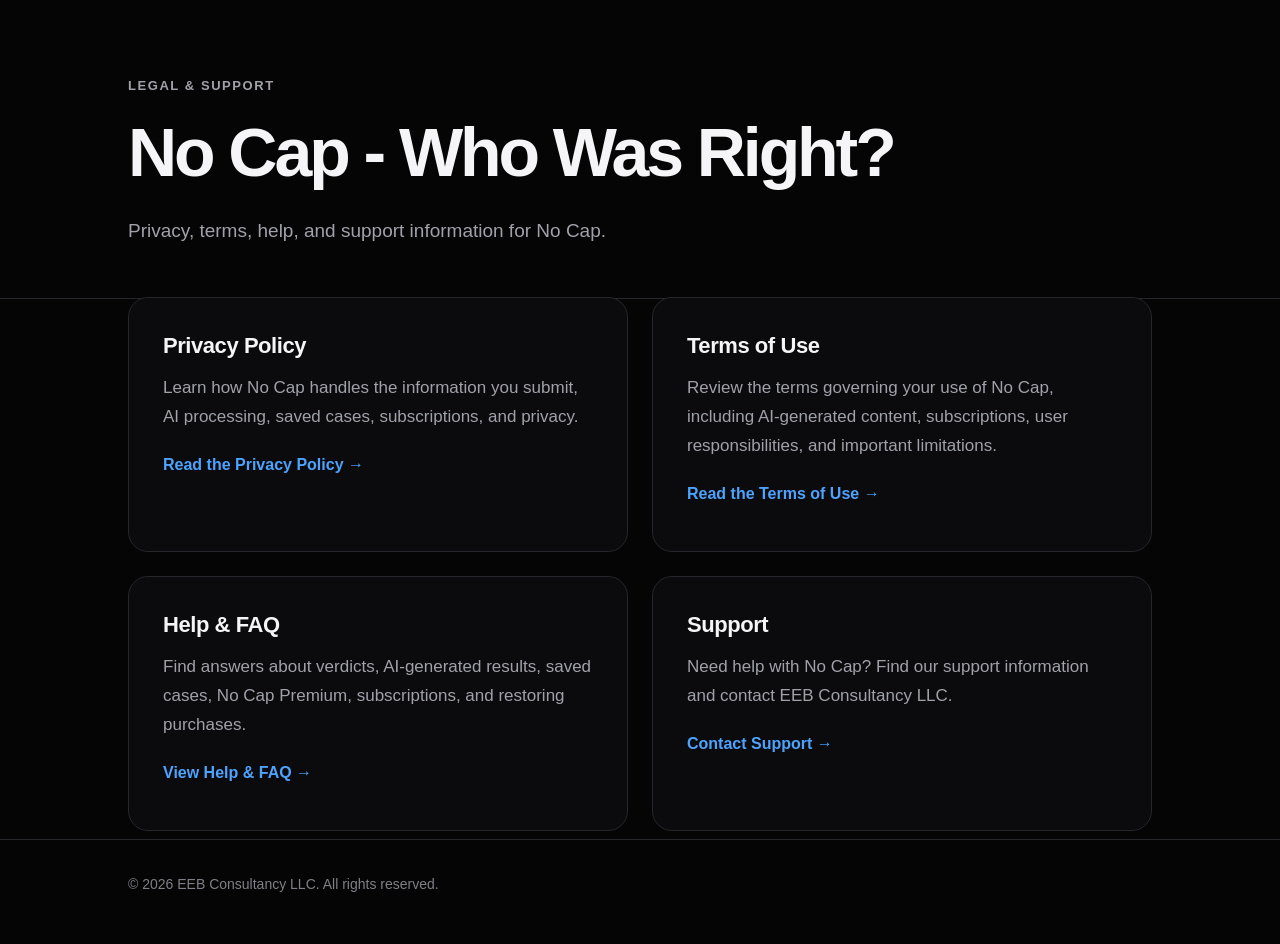
<file: index.html>
<!doctype html>
<html lang="en">
<head>
  <meta charset="utf-8">
  <meta name="viewport" content="width=device-width, initial-scale=1">

  <title>No Cap - Who Was Right? — Legal & Support</title>

  <meta
    name="description"
    content="Privacy Policy, Terms of Use, Help & FAQ, and Support for No Cap - Who Was Right?"
  >

  <link rel="stylesheet" href="styles.css">
</head>

<body>

  <header class="hero">
    <div class="container">

      <p class="eyebrow">Legal &amp; Support</p>

      <h1>No Cap - Who Was Right?</h1>

      <p class="hero-copy">
        Privacy, terms, help, and support information for No Cap.
      </p>

    </div>
  </header>


  <main class="cards-section">
    <div class="container">

      <div class="cards">

        <a class="card" href="privacy/">
          <h2>Privacy Policy</h2>

          <p>
            Learn how No Cap handles the information you submit,
            AI processing, saved cases, subscriptions, and privacy.
          </p>

          <span class="card-link">
            Read the Privacy Policy →
          </span>
        </a>


        <a class="card" href="terms/">
          <h2>Terms of Use</h2>

          <p>
            Review the terms governing your use of No Cap,
            including AI-generated content, subscriptions,
            user responsibilities, and important limitations.
          </p>

          <span class="card-link">
            Read the Terms of Use →
          </span>
        </a>


        <a class="card" href="faq/">
          <h2>Help &amp; FAQ</h2>

          <p>
            Find answers about verdicts, AI-generated results,
            saved cases, No Cap Premium, subscriptions,
            and restoring purchases.
          </p>

          <span class="card-link">
            View Help &amp; FAQ →
          </span>
        </a>


        <a class="card" href="support/">
          <h2>Support</h2>

          <p>
            Need help with No Cap? Find our support information
            and contact EEB Consultancy LLC.
          </p>

          <span class="card-link">
            Contact Support →
          </span>
        </a>

      </div>

    </div>
  </main>


  <footer class="footer">
    <div class="container">
      <p>© 2026 EEB Consultancy LLC. All rights reserved.</p>
    </div>
  </footer>

</body>
</html>
</file>
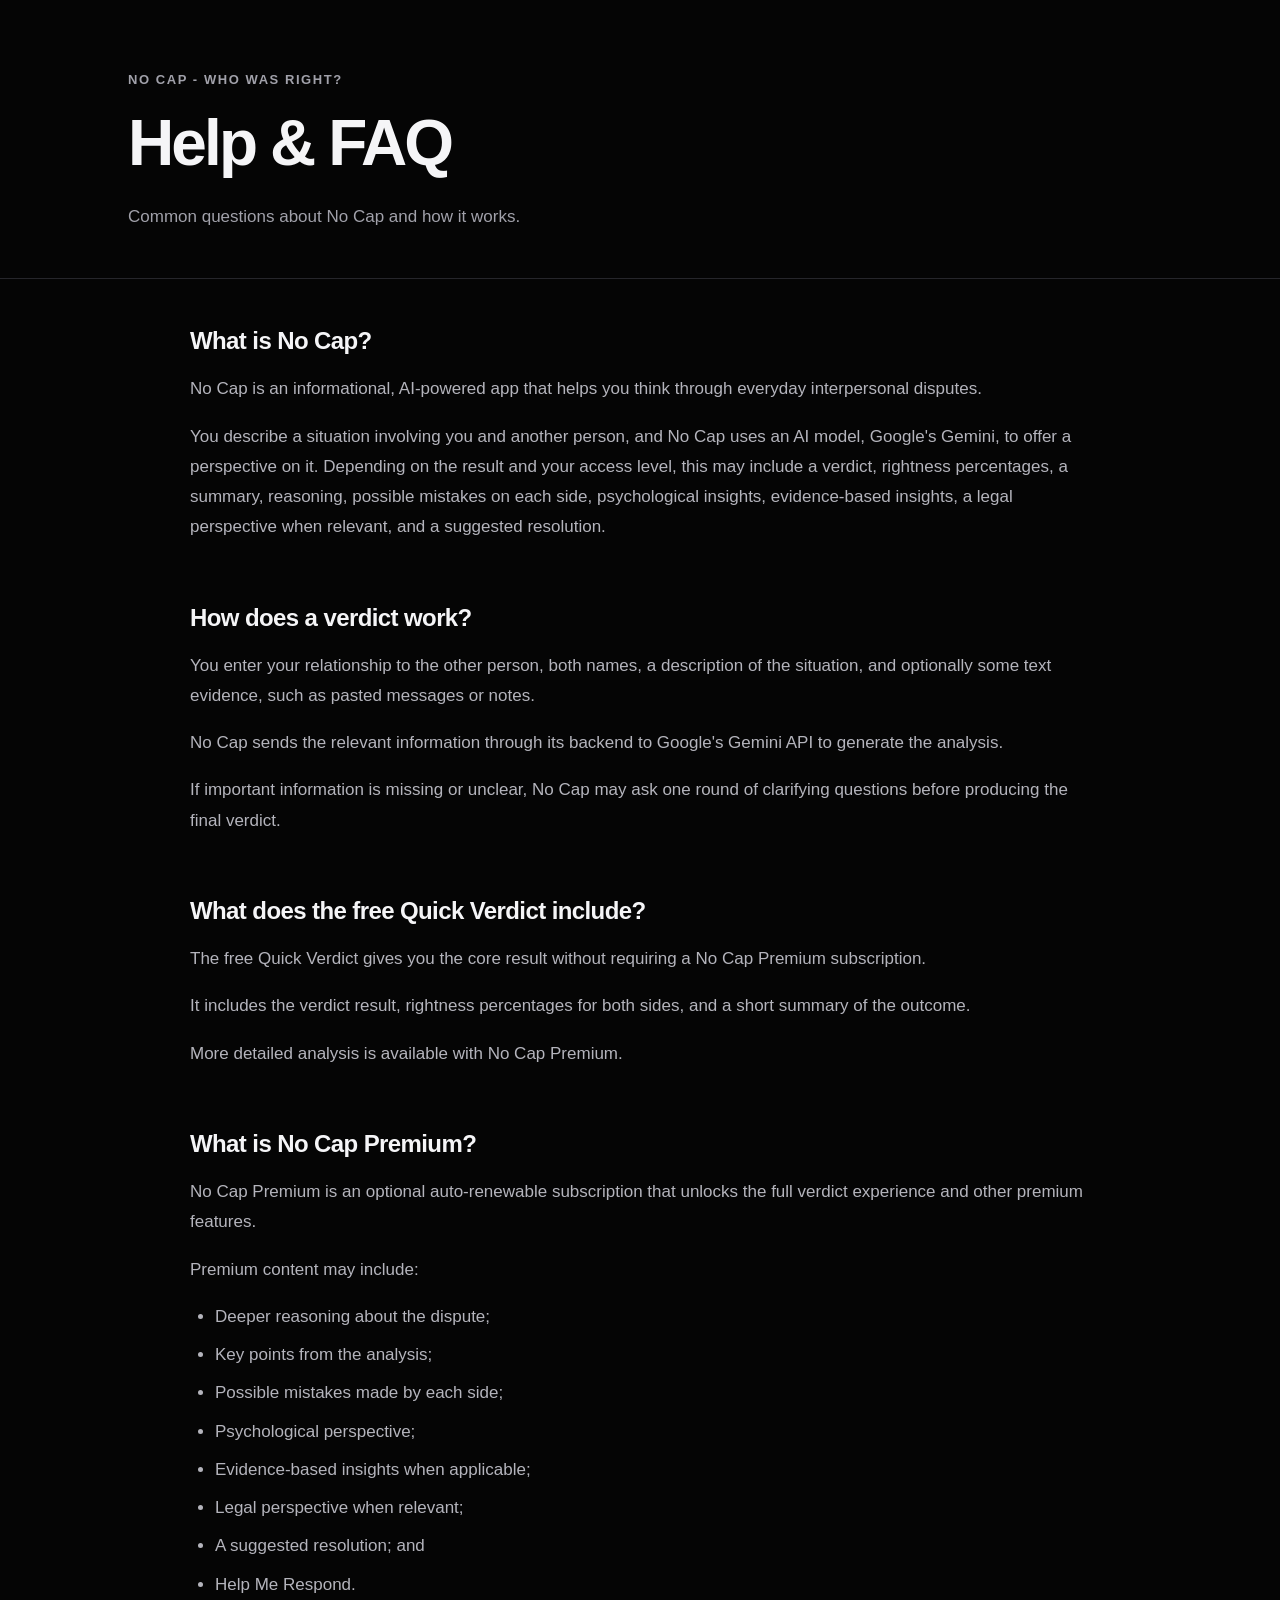
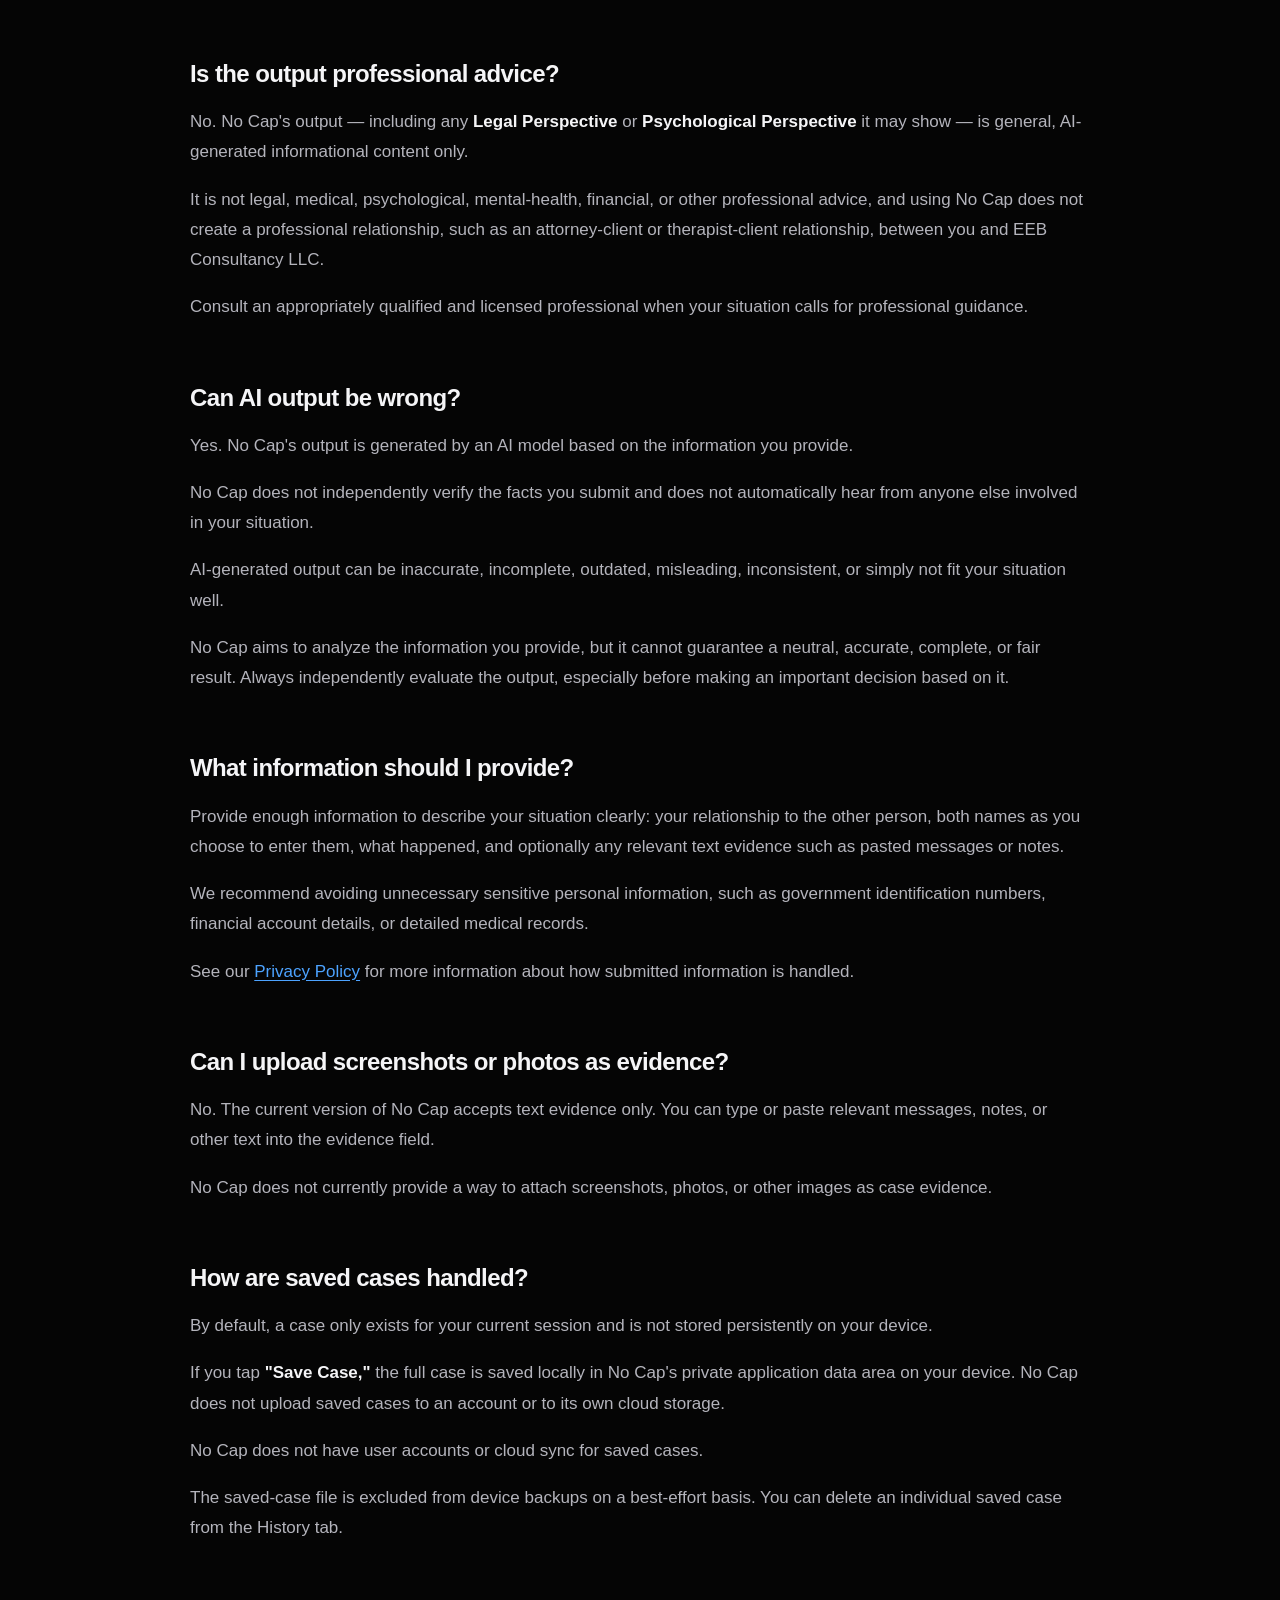
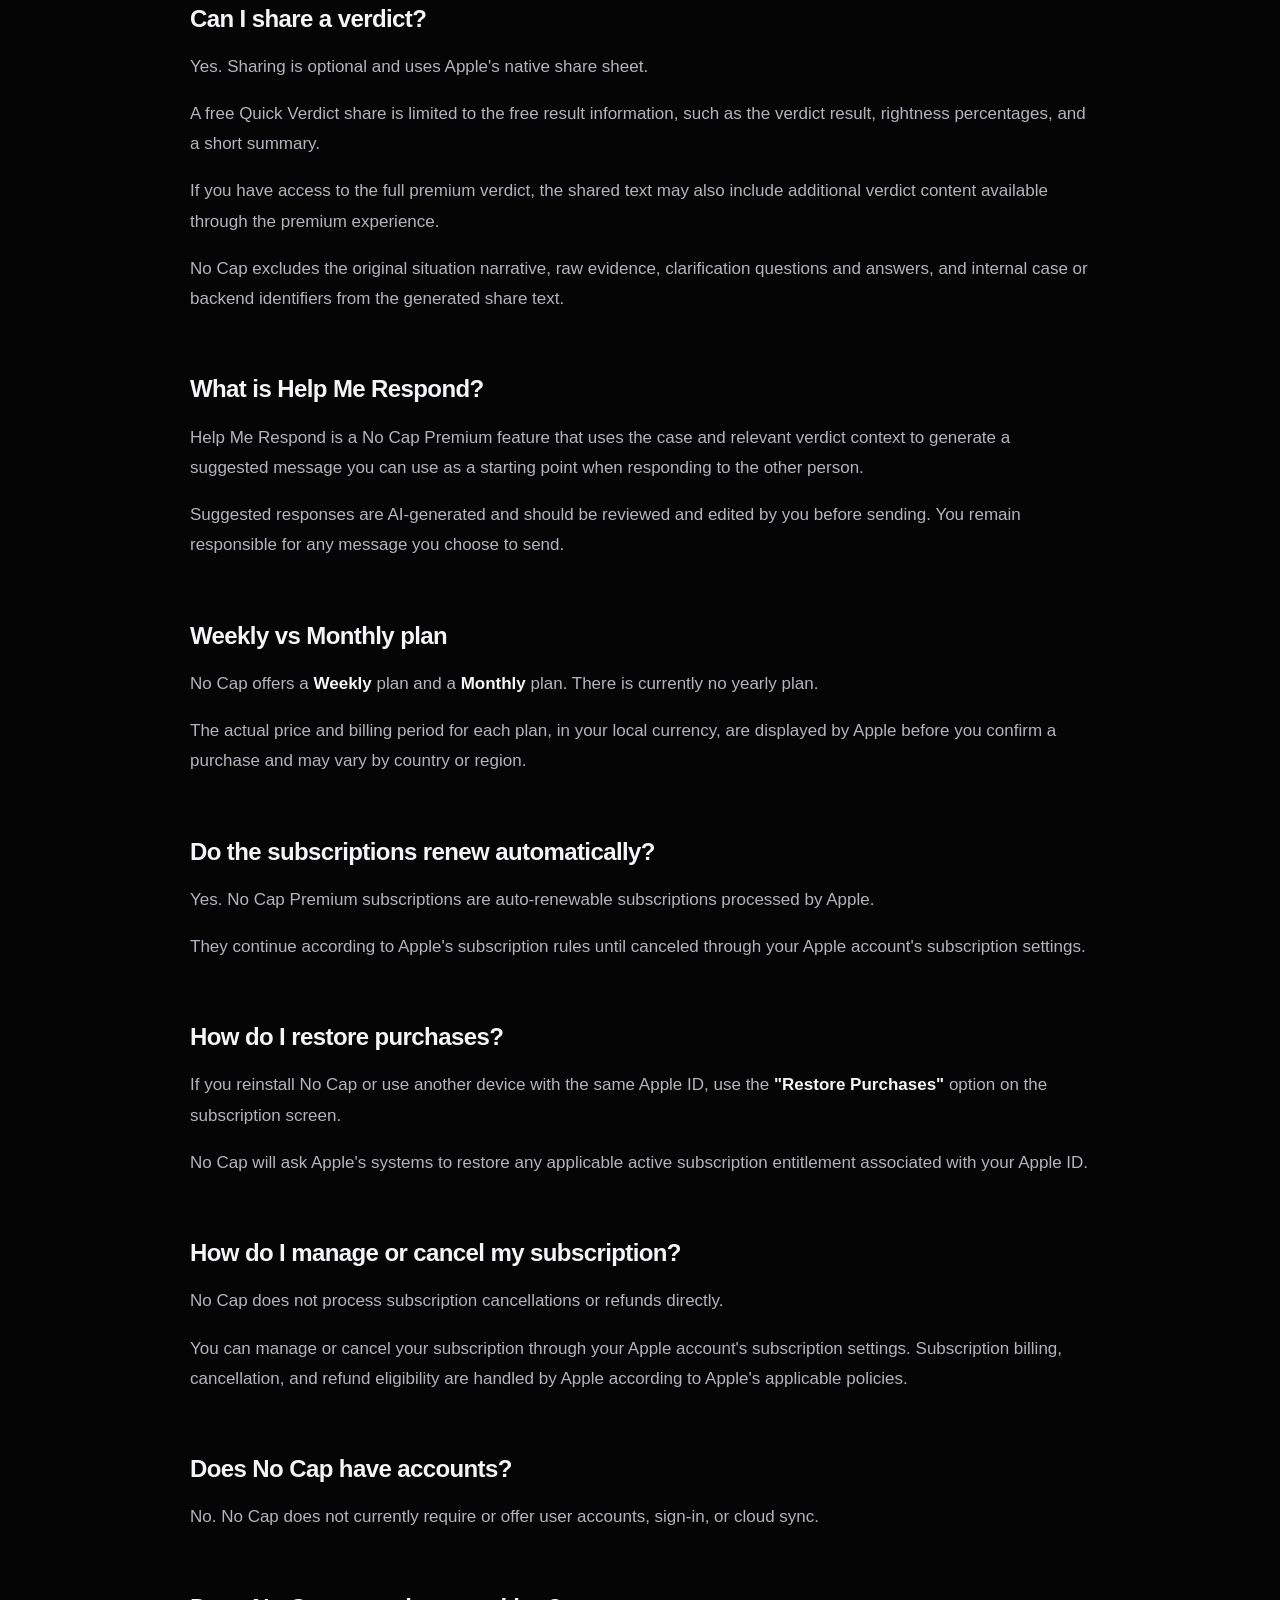
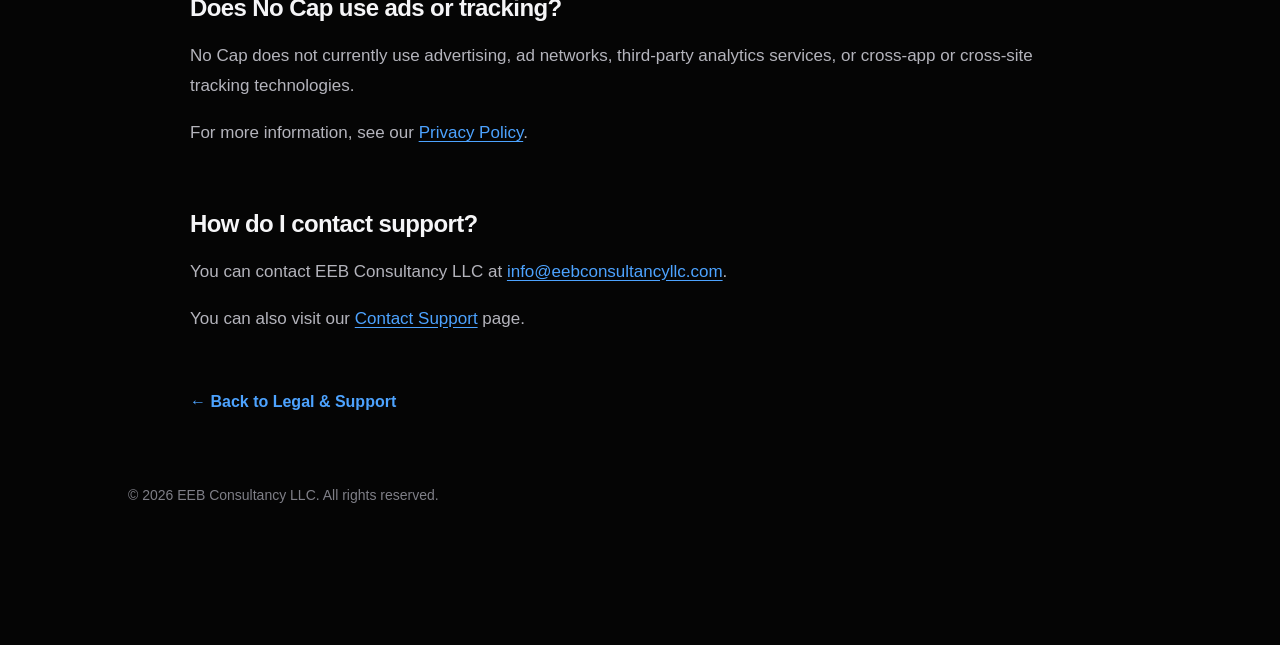
<file: faq/index.html>
<!doctype html>
<html lang="en">
<head>
  <meta charset="utf-8">
  <meta name="viewport" content="width=device-width, initial-scale=1">

  <title>Help &amp; FAQ — No Cap</title>

  <meta
    name="description"
    content="Help and frequently asked questions for No Cap - Who Was Right?"
  >

  <link rel="stylesheet" href="../styles.css">
</head>

<body class="legal-page">

  <header class="legal-header">
    <div class="container">
      <p class="eyebrow">No Cap - Who Was Right?</p>
      <h1>Help &amp; FAQ</h1>
      <p class="subtitle">
        Common questions about No Cap and how it works.
      </p>
    </div>
  </header>


  <main class="legal-content">

    <section>
      <h2>What is No Cap?</h2>

      <p>
        No Cap is an informational, AI-powered app that helps you think
        through everyday interpersonal disputes.
      </p>

      <p>
        You describe a situation involving you and another person, and
        No Cap uses an AI model, Google's Gemini, to offer a perspective
        on it. Depending on the result and your access level, this may
        include a verdict, rightness percentages, a summary, reasoning,
        possible mistakes on each side, psychological insights,
        evidence-based insights, a legal perspective when relevant,
        and a suggested resolution.
      </p>
    </section>


    <section>
      <h2>How does a verdict work?</h2>

      <p>
        You enter your relationship to the other person, both names, a
        description of the situation, and optionally some text evidence,
        such as pasted messages or notes.
      </p>

      <p>
        No Cap sends the relevant information through its backend to
        Google's Gemini API to generate the analysis.
      </p>

      <p>
        If important information is missing or unclear, No Cap may ask
        one round of clarifying questions before producing the final
        verdict.
      </p>
    </section>


    <section>
      <h2>What does the free Quick Verdict include?</h2>

      <p>
        The free Quick Verdict gives you the core result without
        requiring a No Cap Premium subscription.
      </p>

      <p>
        It includes the verdict result, rightness percentages for both
        sides, and a short summary of the outcome.
      </p>

      <p>
        More detailed analysis is available with No Cap Premium.
      </p>
    </section>


    <section>
      <h2>What is No Cap Premium?</h2>

      <p>
        No Cap Premium is an optional auto-renewable subscription that
        unlocks the full verdict experience and other premium features.
      </p>

      <p>Premium content may include:</p>

      <ul>
        <li>Deeper reasoning about the dispute;</li>
        <li>Key points from the analysis;</li>
        <li>Possible mistakes made by each side;</li>
        <li>Psychological perspective;</li>
        <li>Evidence-based insights when applicable;</li>
        <li>Legal perspective when relevant;</li>
        <li>A suggested resolution; and</li>
        <li>Help Me Respond.</li>
      </ul>
    </section>


    <section>
      <h2>Is the output professional advice?</h2>

      <p>
        No. No Cap's output — including any
        <strong>Legal Perspective</strong> or
        <strong>Psychological Perspective</strong> it may show — is
        general, AI-generated informational content only.
      </p>

      <p>
        It is not legal, medical, psychological, mental-health,
        financial, or other professional advice, and using No Cap does
        not create a professional relationship, such as an
        attorney-client or therapist-client relationship, between you
        and EEB Consultancy LLC.
      </p>

      <p>
        Consult an appropriately qualified and licensed professional
        when your situation calls for professional guidance.
      </p>
    </section>


    <section>
      <h2>Can AI output be wrong?</h2>

      <p>
        Yes. No Cap's output is generated by an AI model based on the
        information you provide.
      </p>

      <p>
        No Cap does not independently verify the facts you submit and
        does not automatically hear from anyone else involved in your
        situation.
      </p>

      <p>
        AI-generated output can be inaccurate, incomplete, outdated,
        misleading, inconsistent, or simply not fit your situation well.
      </p>

      <p>
        No Cap aims to analyze the information you provide, but it
        cannot guarantee a neutral, accurate, complete, or fair result.
        Always independently evaluate the output, especially before
        making an important decision based on it.
      </p>
    </section>


    <section>
      <h2>What information should I provide?</h2>

      <p>
        Provide enough information to describe your situation clearly:
        your relationship to the other person, both names as you choose
        to enter them, what happened, and optionally any relevant text
        evidence such as pasted messages or notes.
      </p>

      <p>
        We recommend avoiding unnecessary sensitive personal
        information, such as government identification numbers,
        financial account details, or detailed medical records.
      </p>

      <p>
        See our
        <a class="inline-link" href="../privacy/">Privacy Policy</a>
        for more information about how submitted information is handled.
      </p>
    </section>


    <section>
      <h2>Can I upload screenshots or photos as evidence?</h2>

      <p>
        No. The current version of No Cap accepts text evidence only.
        You can type or paste relevant messages, notes, or other text
        into the evidence field.
      </p>

      <p>
        No Cap does not currently provide a way to attach screenshots,
        photos, or other images as case evidence.
      </p>
    </section>


    <section>
      <h2>How are saved cases handled?</h2>

      <p>
        By default, a case only exists for your current session and is
        not stored persistently on your device.
      </p>

      <p>
        If you tap <strong>"Save Case,"</strong> the full case is saved
        locally in No Cap's private application data area on your device.
        No Cap does not upload saved cases to an account or to its own
        cloud storage.
      </p>

      <p>
        No Cap does not have user accounts or cloud sync for saved cases.
      </p>

      <p>
        The saved-case file is excluded from device backups on a
        best-effort basis. You can delete an individual saved case from
        the History tab.
      </p>
    </section>


    <section>
      <h2>Can I share a verdict?</h2>

      <p>
        Yes. Sharing is optional and uses Apple's native share sheet.
      </p>

      <p>
        A free Quick Verdict share is limited to the free result
        information, such as the verdict result, rightness percentages,
        and a short summary.
      </p>

      <p>
        If you have access to the full premium verdict, the shared text
        may also include additional verdict content available through
        the premium experience.
      </p>

      <p>
        No Cap excludes the original situation narrative, raw evidence,
        clarification questions and answers, and internal case or
        backend identifiers from the generated share text.
      </p>
    </section>


    <section>
      <h2>What is Help Me Respond?</h2>

      <p>
        Help Me Respond is a No Cap Premium feature that uses the case
        and relevant verdict context to generate a suggested message you
        can use as a starting point when responding to the other person.
      </p>

      <p>
        Suggested responses are AI-generated and should be reviewed and
        edited by you before sending. You remain responsible for any
        message you choose to send.
      </p>
    </section>


    <section>
      <h2>Weekly vs Monthly plan</h2>

      <p>
        No Cap offers a <strong>Weekly</strong> plan and a
        <strong>Monthly</strong> plan. There is currently no yearly plan.
      </p>

      <p>
        The actual price and billing period for each plan, in your local
        currency, are displayed by Apple before you confirm a purchase
        and may vary by country or region.
      </p>
    </section>


    <section>
      <h2>Do the subscriptions renew automatically?</h2>

      <p>
        Yes. No Cap Premium subscriptions are auto-renewable
        subscriptions processed by Apple.
      </p>

      <p>
        They continue according to Apple's subscription rules until
        canceled through your Apple account's subscription settings.
      </p>
    </section>


    <section>
      <h2>How do I restore purchases?</h2>

      <p>
        If you reinstall No Cap or use another device with the same
        Apple ID, use the <strong>"Restore Purchases"</strong> option
        on the subscription screen.
      </p>

      <p>
        No Cap will ask Apple's systems to restore any applicable active
        subscription entitlement associated with your Apple ID.
      </p>
    </section>


    <section>
      <h2>How do I manage or cancel my subscription?</h2>

      <p>
        No Cap does not process subscription cancellations or refunds
        directly.
      </p>

      <p>
        You can manage or cancel your subscription through your Apple
        account's subscription settings. Subscription billing,
        cancellation, and refund eligibility are handled by Apple
        according to Apple's applicable policies.
      </p>
    </section>


    <section>
      <h2>Does No Cap have accounts?</h2>

      <p>
        No. No Cap does not currently require or offer user accounts,
        sign-in, or cloud sync.
      </p>
    </section>


    <section>
      <h2>Does No Cap use ads or tracking?</h2>

      <p>
        No Cap does not currently use advertising, ad networks,
        third-party analytics services, or cross-app or cross-site
        tracking technologies.
      </p>

      <p>
        For more information, see our
        <a class="inline-link" href="../privacy/">Privacy Policy</a>.
      </p>
    </section>


    <section>
      <h2>How do I contact support?</h2>

      <p>
        You can contact EEB Consultancy LLC at
        <a
          class="inline-link"
          href="mailto:info@eebconsultancyllc.com"
        >info@eebconsultancyllc.com</a>.
      </p>

      <p>
        You can also visit our
        <a class="inline-link" href="../support/">Contact Support</a>
        page.
      </p>
    </section>


    <a class="back-link" href="../">← Back to Legal &amp; Support</a>

  </main>


  <footer class="footer">
    <div class="container">
      <p>© 2026 EEB Consultancy LLC. All rights reserved.</p>
    </div>
  </footer>

</body>
</html>
</file>
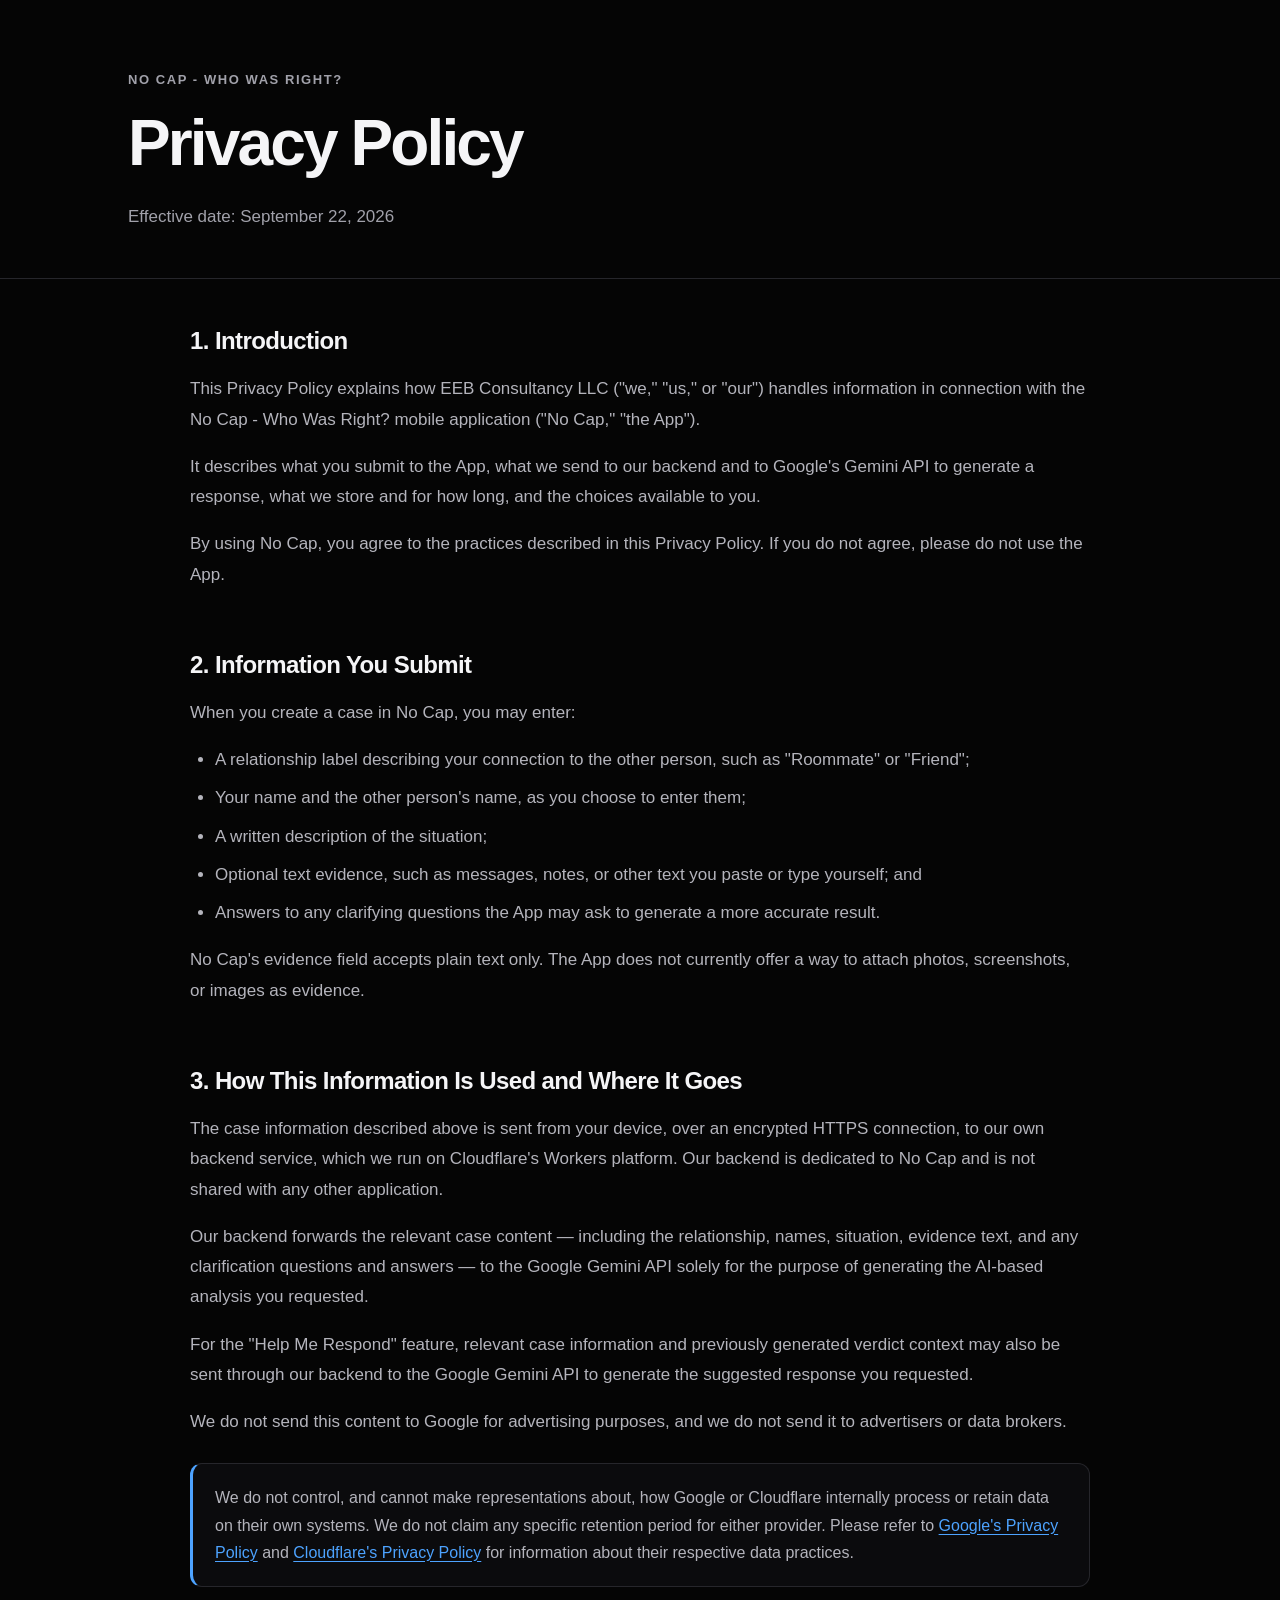
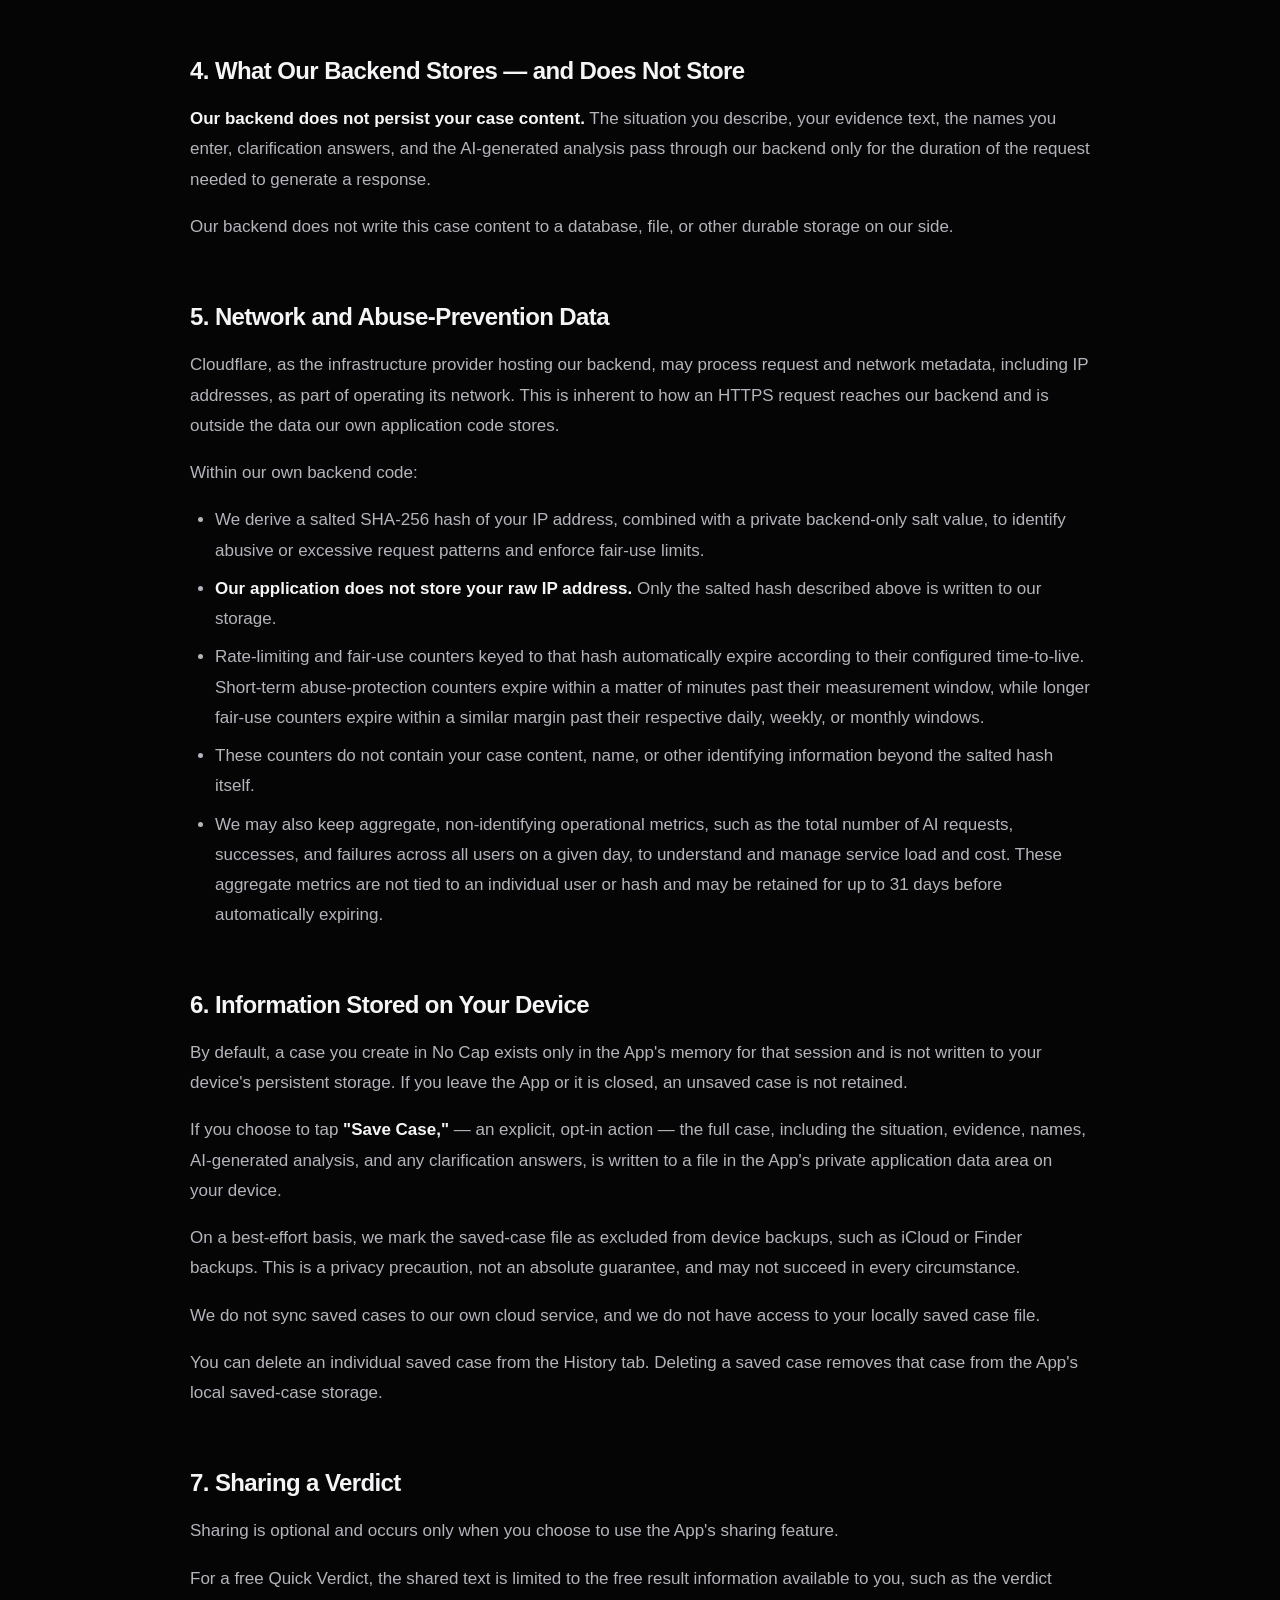
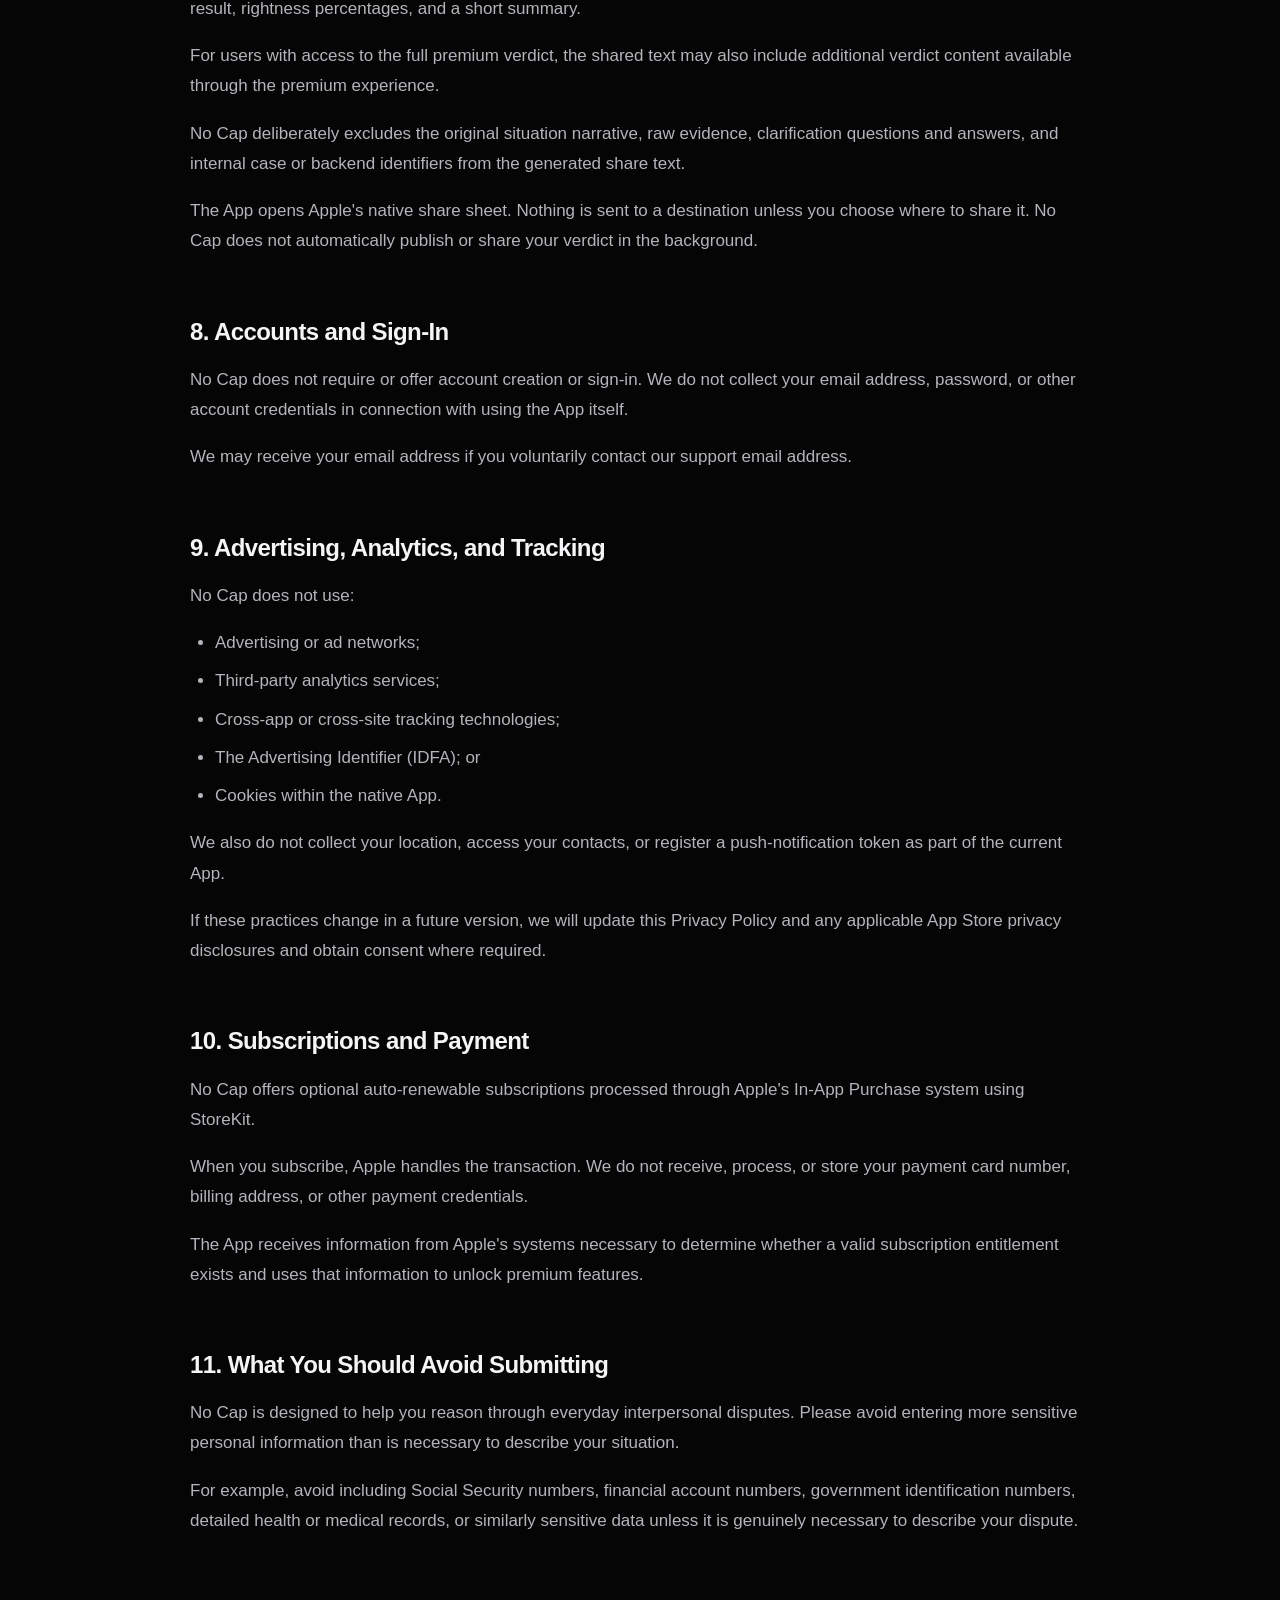
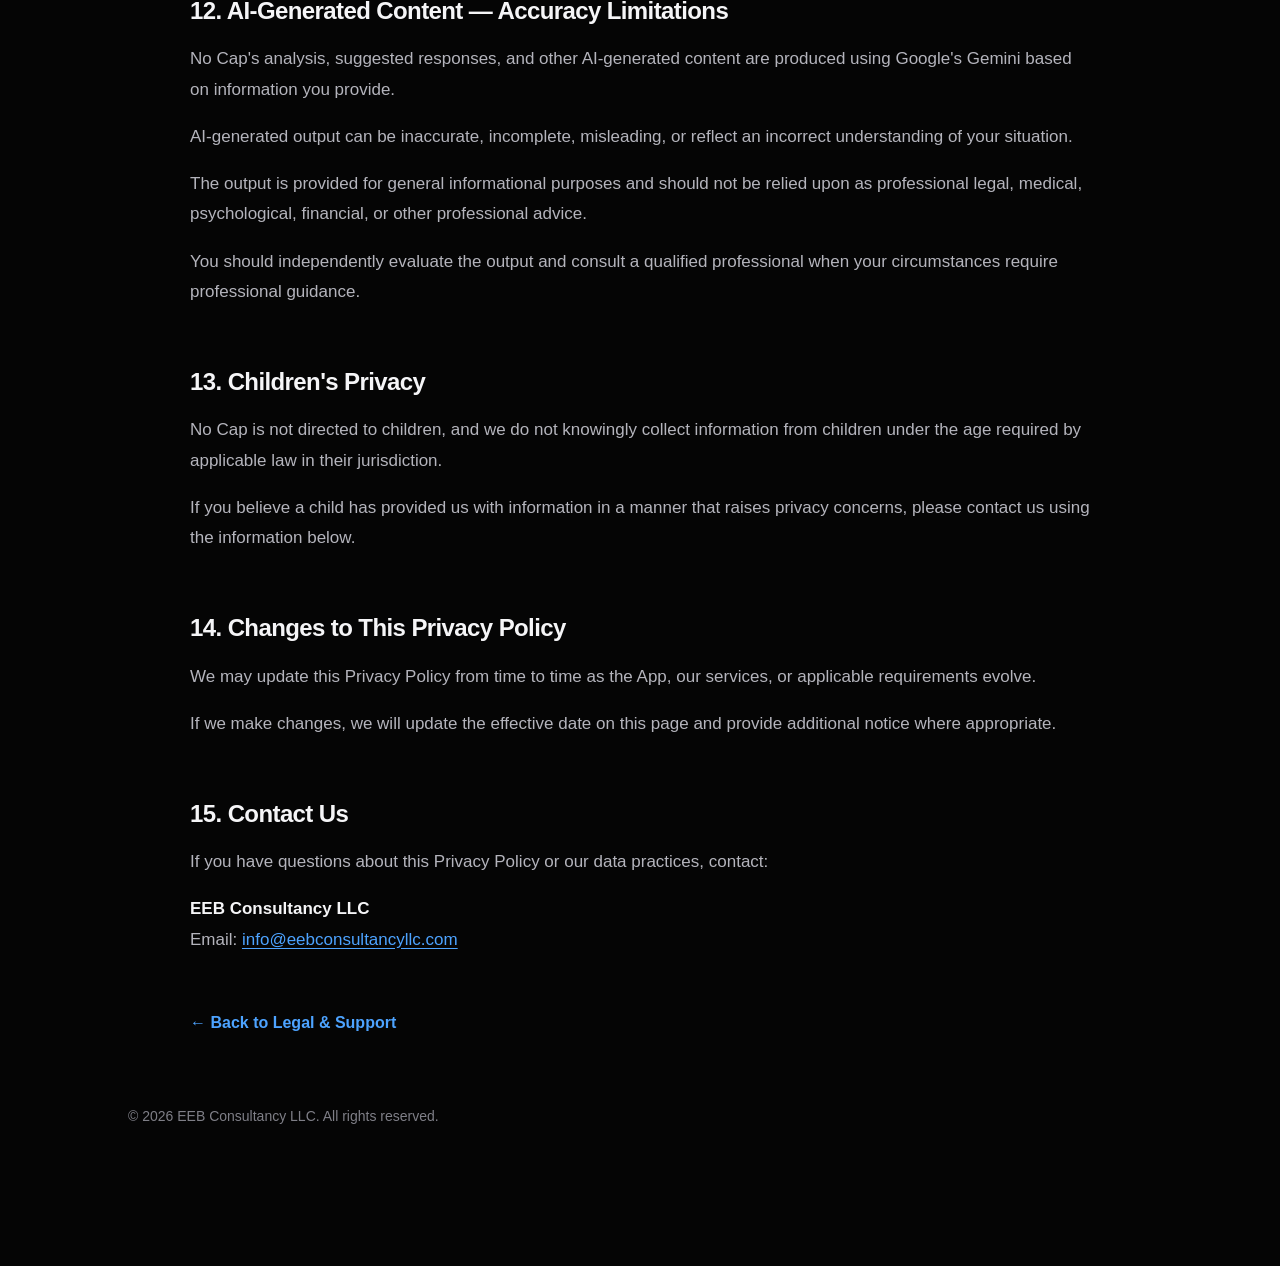
<file: privacy/index.html>
<!doctype html>
<html lang="en">
<head>
  <meta charset="utf-8">
  <meta name="viewport" content="width=device-width, initial-scale=1">

  <title>Privacy Policy — No Cap</title>

  <meta
    name="description"
    content="Privacy Policy for No Cap - Who Was Right?"
  >

  <link rel="stylesheet" href="../styles.css">
</head>

<body class="legal-page">

  <header class="legal-header">
    <div class="container">
      <p class="eyebrow">No Cap - Who Was Right?</p>
      <h1>Privacy Policy</h1>
      <p class="updated">Effective date: September 22, 2026</p>
    </div>
  </header>


  <main class="legal-content">

    <section>
      <h2>1. Introduction</h2>

      <p>
        This Privacy Policy explains how EEB Consultancy LLC
        ("we," "us," or "our") handles information in connection
        with the No Cap - Who Was Right? mobile application
        ("No Cap," "the App").
      </p>

      <p>
        It describes what you submit to the App, what we send to
        our backend and to Google's Gemini API to generate a response,
        what we store and for how long, and the choices available to you.
      </p>

      <p>
        By using No Cap, you agree to the practices described in this
        Privacy Policy. If you do not agree, please do not use the App.
      </p>
    </section>


    <section>
      <h2>2. Information You Submit</h2>

      <p>When you create a case in No Cap, you may enter:</p>

      <ul>
        <li>
          A relationship label describing your connection to the
          other person, such as "Roommate" or "Friend";
        </li>

        <li>
          Your name and the other person's name, as you choose to
          enter them;
        </li>

        <li>
          A written description of the situation;
        </li>

        <li>
          Optional text evidence, such as messages, notes, or other
          text you paste or type yourself; and
        </li>

        <li>
          Answers to any clarifying questions the App may ask to
          generate a more accurate result.
        </li>
      </ul>

      <p>
        No Cap's evidence field accepts plain text only. The App does
        not currently offer a way to attach photos, screenshots, or
        images as evidence.
      </p>
    </section>


    <section>
      <h2>3. How This Information Is Used and Where It Goes</h2>

      <p>
        The case information described above is sent from your device,
        over an encrypted HTTPS connection, to our own backend service,
        which we run on Cloudflare's Workers platform. Our backend is
        dedicated to No Cap and is not shared with any other application.
      </p>

      <p>
        Our backend forwards the relevant case content — including the
        relationship, names, situation, evidence text, and any clarification
        questions and answers — to the Google Gemini API solely for the
        purpose of generating the AI-based analysis you requested.
      </p>

      <p>
        For the "Help Me Respond" feature, relevant case information and
        previously generated verdict context may also be sent through our
        backend to the Google Gemini API to generate the suggested response
        you requested.
      </p>

      <p>
        We do not send this content to Google for advertising purposes,
        and we do not send it to advertisers or data brokers.
      </p>

      <div class="note">
        We do not control, and cannot make representations about, how
        Google or Cloudflare internally process or retain data on their
        own systems. We do not claim any specific retention period for
        either provider. Please refer to
        <a
          class="inline-link"
          href="https://policies.google.com/privacy"
          target="_blank"
          rel="noopener noreferrer"
        >Google's Privacy Policy</a>
        and
        <a
          class="inline-link"
          href="https://www.cloudflare.com/privacypolicy/"
          target="_blank"
          rel="noopener noreferrer"
        >Cloudflare's Privacy Policy</a>
        for information about their respective data practices.
      </div>
    </section>


    <section>
      <h2>4. What Our Backend Stores — and Does Not Store</h2>

      <p>
        <strong>Our backend does not persist your case content.</strong>
        The situation you describe, your evidence text, the names you
        enter, clarification answers, and the AI-generated analysis pass
        through our backend only for the duration of the request needed
        to generate a response.
      </p>

      <p>
        Our backend does not write this case content to a database,
        file, or other durable storage on our side.
      </p>
    </section>


    <section>
      <h2>5. Network and Abuse-Prevention Data</h2>

      <p>
        Cloudflare, as the infrastructure provider hosting our backend,
        may process request and network metadata, including IP addresses,
        as part of operating its network. This is inherent to how an
        HTTPS request reaches our backend and is outside the data our
        own application code stores.
      </p>

      <p>Within our own backend code:</p>

      <ul>
        <li>
          We derive a salted SHA-256 hash of your IP address, combined
          with a private backend-only salt value, to identify abusive or
          excessive request patterns and enforce fair-use limits.
        </li>

        <li>
          <strong>Our application does not store your raw IP address.</strong>
          Only the salted hash described above is written to our storage.
        </li>

        <li>
          Rate-limiting and fair-use counters keyed to that hash
          automatically expire according to their configured
          time-to-live. Short-term abuse-protection counters expire
          within a matter of minutes past their measurement window,
          while longer fair-use counters expire within a similar margin
          past their respective daily, weekly, or monthly windows.
        </li>

        <li>
          These counters do not contain your case content, name, or
          other identifying information beyond the salted hash itself.
        </li>

        <li>
          We may also keep aggregate, non-identifying operational
          metrics, such as the total number of AI requests, successes,
          and failures across all users on a given day, to understand
          and manage service load and cost. These aggregate metrics are
          not tied to an individual user or hash and may be retained for
          up to 31 days before automatically expiring.
        </li>
      </ul>
    </section>


    <section>
      <h2>6. Information Stored on Your Device</h2>

      <p>
        By default, a case you create in No Cap exists only in the App's
        memory for that session and is not written to your device's
        persistent storage. If you leave the App or it is closed, an
        unsaved case is not retained.
      </p>

      <p>
        If you choose to tap <strong>"Save Case,"</strong> — an explicit,
        opt-in action — the full case, including the situation, evidence,
        names, AI-generated analysis, and any clarification answers, is
        written to a file in the App's private application data area on
        your device.
      </p>

      <p>
        On a best-effort basis, we mark the saved-case file as excluded
        from device backups, such as iCloud or Finder backups. This is a
        privacy precaution, not an absolute guarantee, and may not
        succeed in every circumstance.
      </p>

      <p>
        We do not sync saved cases to our own cloud service, and we do
        not have access to your locally saved case file.
      </p>

      <p>
        You can delete an individual saved case from the History tab.
        Deleting a saved case removes that case from the App's local
        saved-case storage.
      </p>
    </section>


    <section>
      <h2>7. Sharing a Verdict</h2>

      <p>
        Sharing is optional and occurs only when you choose to use the
        App's sharing feature.
      </p>

      <p>
        For a free Quick Verdict, the shared text is limited to the
        free result information available to you, such as the verdict
        result, rightness percentages, and a short summary.
      </p>

      <p>
        For users with access to the full premium verdict, the shared
        text may also include additional verdict content available
        through the premium experience.
      </p>

      <p>
        No Cap deliberately excludes the original situation narrative,
        raw evidence, clarification questions and answers, and internal
        case or backend identifiers from the generated share text.
      </p>

      <p>
        The App opens Apple's native share sheet. Nothing is sent to a
        destination unless you choose where to share it. No Cap does
        not automatically publish or share your verdict in the
        background.
      </p>
    </section>


    <section>
      <h2>8. Accounts and Sign-In</h2>

      <p>
        No Cap does not require or offer account creation or sign-in.
        We do not collect your email address, password, or other account
        credentials in connection with using the App itself.
      </p>

      <p>
        We may receive your email address if you voluntarily contact
        our support email address.
      </p>
    </section>


    <section>
      <h2>9. Advertising, Analytics, and Tracking</h2>

      <p>No Cap does not use:</p>

      <ul>
        <li>Advertising or ad networks;</li>
        <li>Third-party analytics services;</li>
        <li>Cross-app or cross-site tracking technologies;</li>
        <li>The Advertising Identifier (IDFA); or</li>
        <li>Cookies within the native App.</li>
      </ul>

      <p>
        We also do not collect your location, access your contacts, or
        register a push-notification token as part of the current App.
      </p>

      <p>
        If these practices change in a future version, we will update
        this Privacy Policy and any applicable App Store privacy
        disclosures and obtain consent where required.
      </p>
    </section>


    <section>
      <h2>10. Subscriptions and Payment</h2>

      <p>
        No Cap offers optional auto-renewable subscriptions processed
        through Apple's In-App Purchase system using StoreKit.
      </p>

      <p>
        When you subscribe, Apple handles the transaction. We do not
        receive, process, or store your payment card number, billing
        address, or other payment credentials.
      </p>

      <p>
        The App receives information from Apple's systems necessary to
        determine whether a valid subscription entitlement exists and
        uses that information to unlock premium features.
      </p>
    </section>


    <section>
      <h2>11. What You Should Avoid Submitting</h2>

      <p>
        No Cap is designed to help you reason through everyday
        interpersonal disputes. Please avoid entering more sensitive
        personal information than is necessary to describe your
        situation.
      </p>

      <p>
        For example, avoid including Social Security numbers, financial
        account numbers, government identification numbers, detailed
        health or medical records, or similarly sensitive data unless
        it is genuinely necessary to describe your dispute.
      </p>
    </section>


    <section>
      <h2>12. AI-Generated Content — Accuracy Limitations</h2>

      <p>
        No Cap's analysis, suggested responses, and other AI-generated
        content are produced using Google's Gemini based on information
        you provide.
      </p>

      <p>
        AI-generated output can be inaccurate, incomplete, misleading,
        or reflect an incorrect understanding of your situation.
      </p>

      <p>
        The output is provided for general informational purposes and
        should not be relied upon as professional legal, medical,
        psychological, financial, or other professional advice.
      </p>

      <p>
        You should independently evaluate the output and consult a
        qualified professional when your circumstances require
        professional guidance.
      </p>
    </section>


    <section>
      <h2>13. Children's Privacy</h2>

      <p>
        No Cap is not directed to children, and we do not knowingly
        collect information from children under the age required by
        applicable law in their jurisdiction.
      </p>

      <p>
        If you believe a child has provided us with information in a
        manner that raises privacy concerns, please contact us using
        the information below.
      </p>
    </section>


    <section>
      <h2>14. Changes to This Privacy Policy</h2>

      <p>
        We may update this Privacy Policy from time to time as the App,
        our services, or applicable requirements evolve.
      </p>

      <p>
        If we make changes, we will update the effective date on this
        page and provide additional notice where appropriate.
      </p>
    </section>


    <section>
      <h2>15. Contact Us</h2>

      <p>
        If you have questions about this Privacy Policy or our data
        practices, contact:
      </p>

      <p>
        <strong>EEB Consultancy LLC</strong><br>
        Email:
        <a
          class="inline-link"
          href="mailto:info@eebconsultancyllc.com"
        >info@eebconsultancyllc.com</a>
      </p>
    </section>


    <a class="back-link" href="../">← Back to Legal &amp; Support</a>

  </main>


  <footer class="footer">
    <div class="container">
      <p>© 2026 EEB Consultancy LLC. All rights reserved.</p>
    </div>
  </footer>

</body>
</html>
</file>
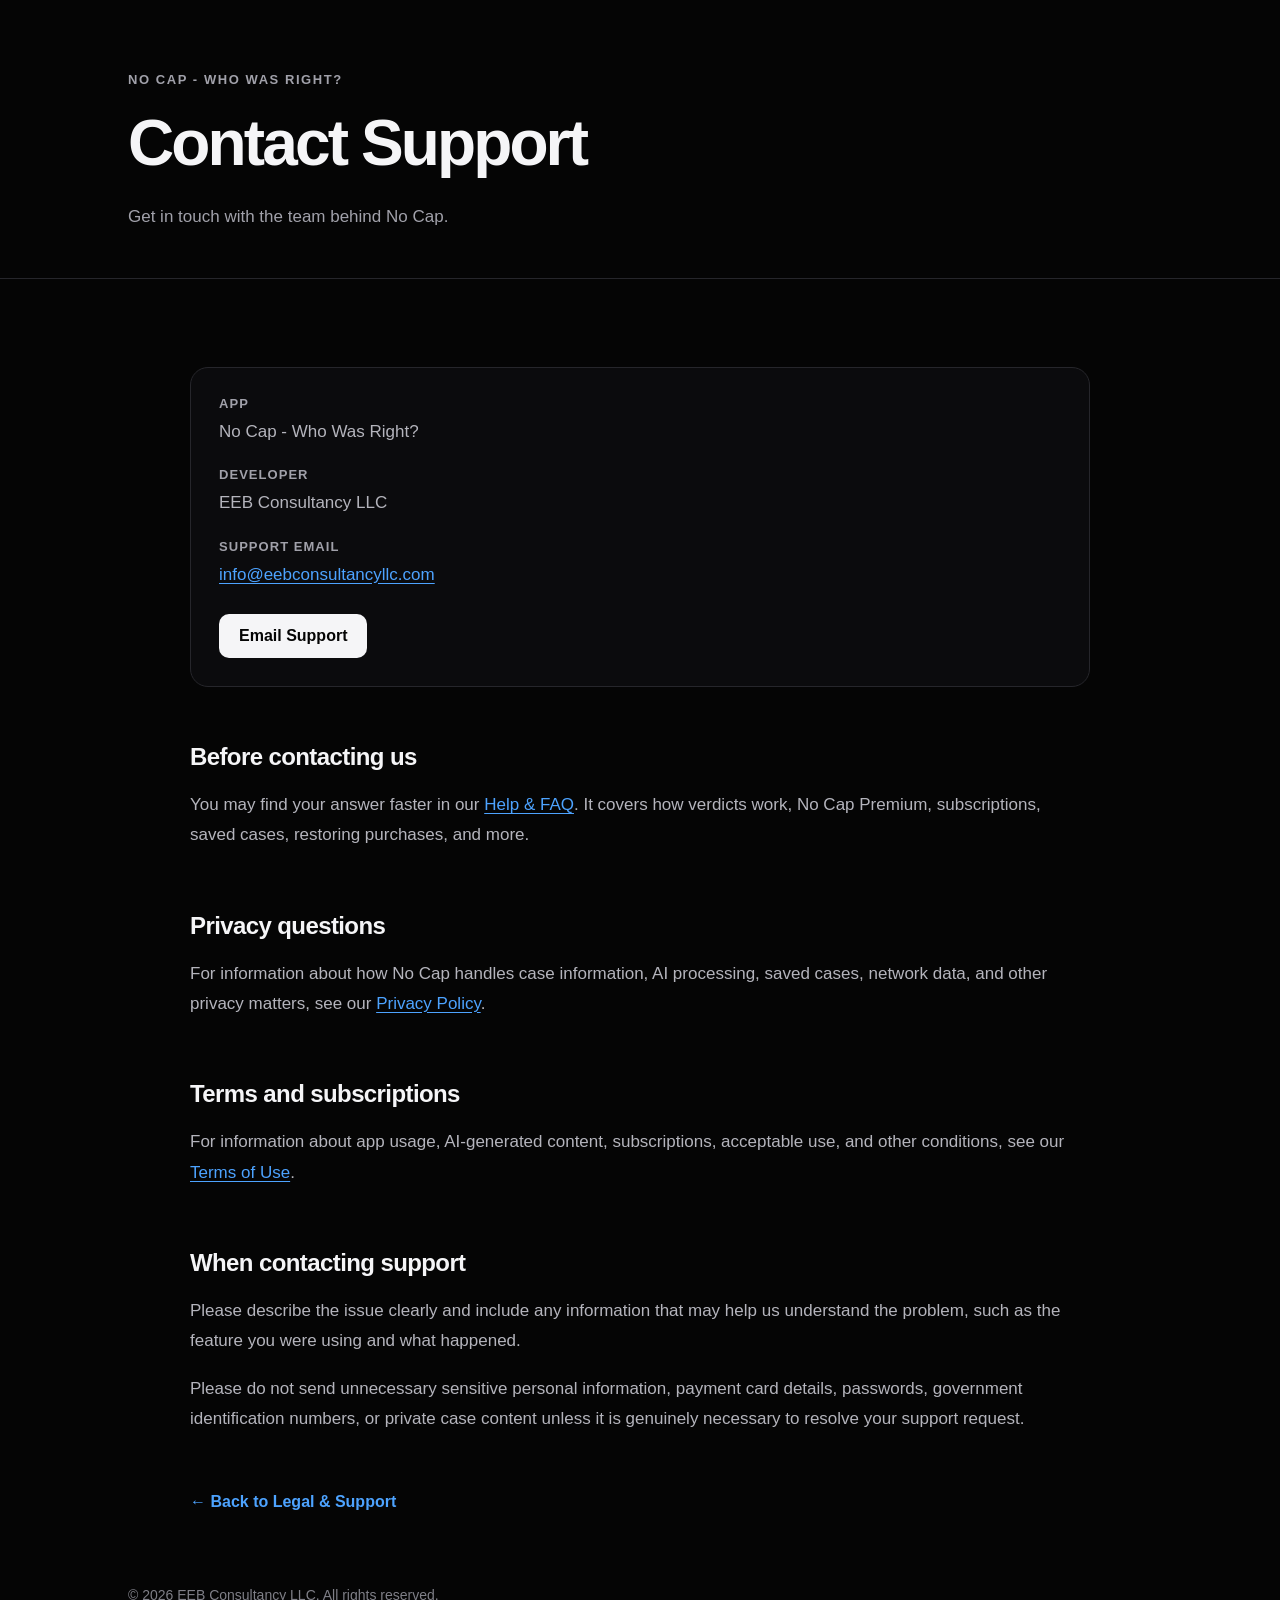
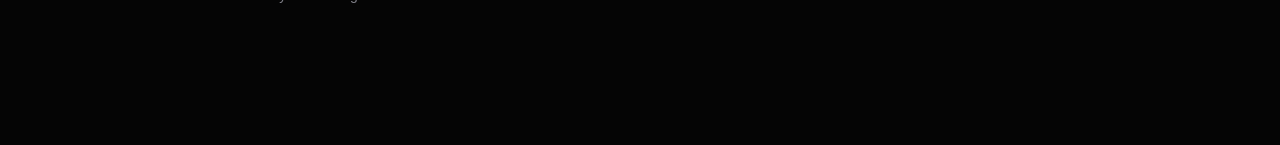
<file: support/index.html>
<!doctype html>
<html lang="en">
<head>
  <meta charset="utf-8">
  <meta name="viewport" content="width=device-width, initial-scale=1">

  <title>Contact Support — No Cap</title>

  <meta
    name="description"
    content="Contact support for No Cap - Who Was Right?"
  >

  <link rel="stylesheet" href="../styles.css">
</head>

<body class="legal-page">

  <header class="legal-header">
    <div class="container">
      <p class="eyebrow">No Cap - Who Was Right?</p>
      <h1>Contact Support</h1>

      <p class="subtitle">
        Get in touch with the team behind No Cap.
      </p>
    </div>
  </header>


  <main class="legal-content">

    <section>

      <div class="contact-card">
        <dl>

          <dt>App</dt>
          <dd>No Cap - Who Was Right?</dd>

          <dt>Developer</dt>
          <dd>EEB Consultancy LLC</dd>

          <dt>Support Email</dt>
          <dd>
            <a href="mailto:info@eebconsultancyllc.com">
              info@eebconsultancyllc.com
            </a>
          </dd>

        </dl>

        <a
          class="button"
          href="mailto:info@eebconsultancyllc.com"
        >
          Email Support
        </a>
      </div>

    </section>


    <section>
      <h2>Before contacting us</h2>

      <p>
        You may find your answer faster in our
        <a class="inline-link" href="../faq/">Help &amp; FAQ</a>.
        It covers how verdicts work, No Cap Premium, subscriptions,
        saved cases, restoring purchases, and more.
      </p>
    </section>


    <section>
      <h2>Privacy questions</h2>

      <p>
        For information about how No Cap handles case information,
        AI processing, saved cases, network data, and other privacy
        matters, see our
        <a class="inline-link" href="../privacy/">Privacy Policy</a>.
      </p>
    </section>


    <section>
      <h2>Terms and subscriptions</h2>

      <p>
        For information about app usage, AI-generated content,
        subscriptions, acceptable use, and other conditions, see our
        <a class="inline-link" href="../terms/">Terms of Use</a>.
      </p>
    </section>


    <section>
      <h2>When contacting support</h2>

      <p>
        Please describe the issue clearly and include any information
        that may help us understand the problem, such as the feature
        you were using and what happened.
      </p>

      <p>
        Please do not send unnecessary sensitive personal information,
        payment card details, passwords, government identification
        numbers, or private case content unless it is genuinely
        necessary to resolve your support request.
      </p>
    </section>


    <a class="back-link" href="../">← Back to Legal &amp; Support</a>

  </main>


  <footer class="footer">
    <div class="container">
      <p>© 2026 EEB Consultancy LLC. All rights reserved.</p>
    </div>
  </footer>

</body>
</html>
</file>
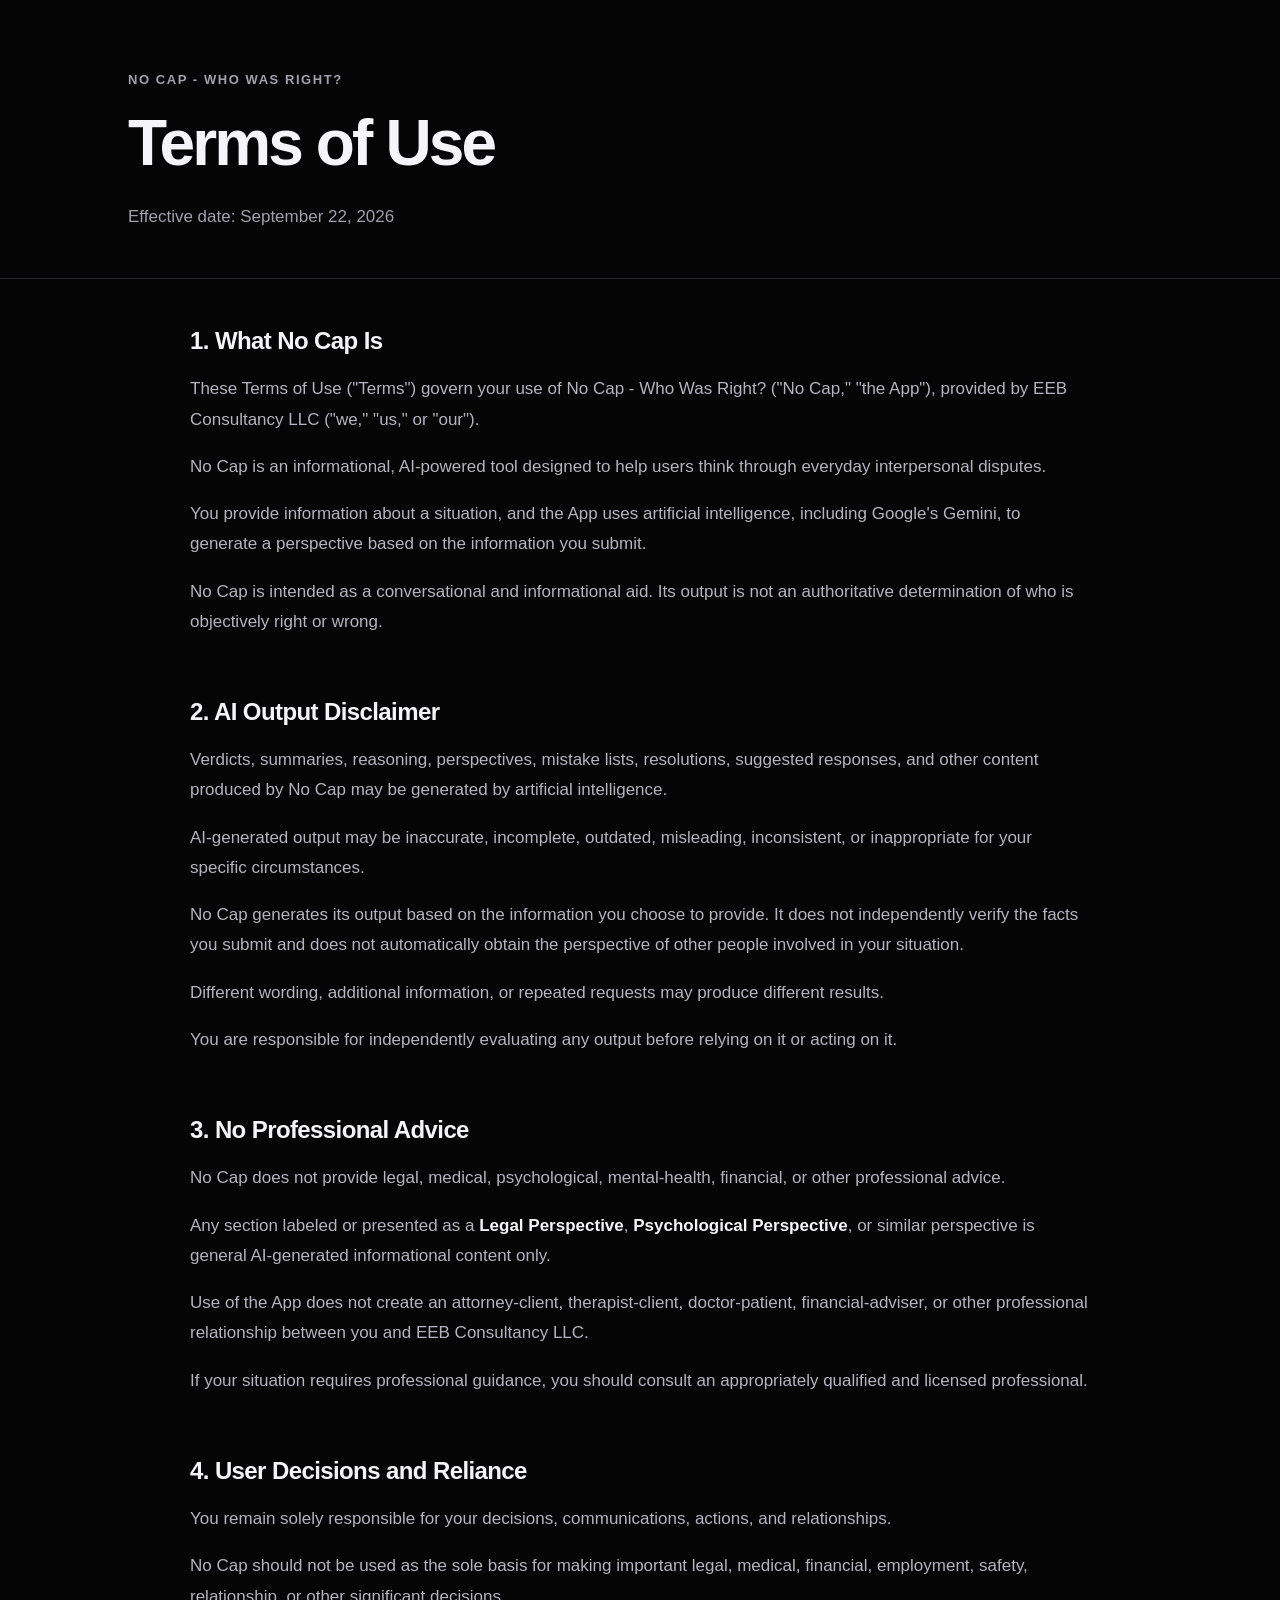
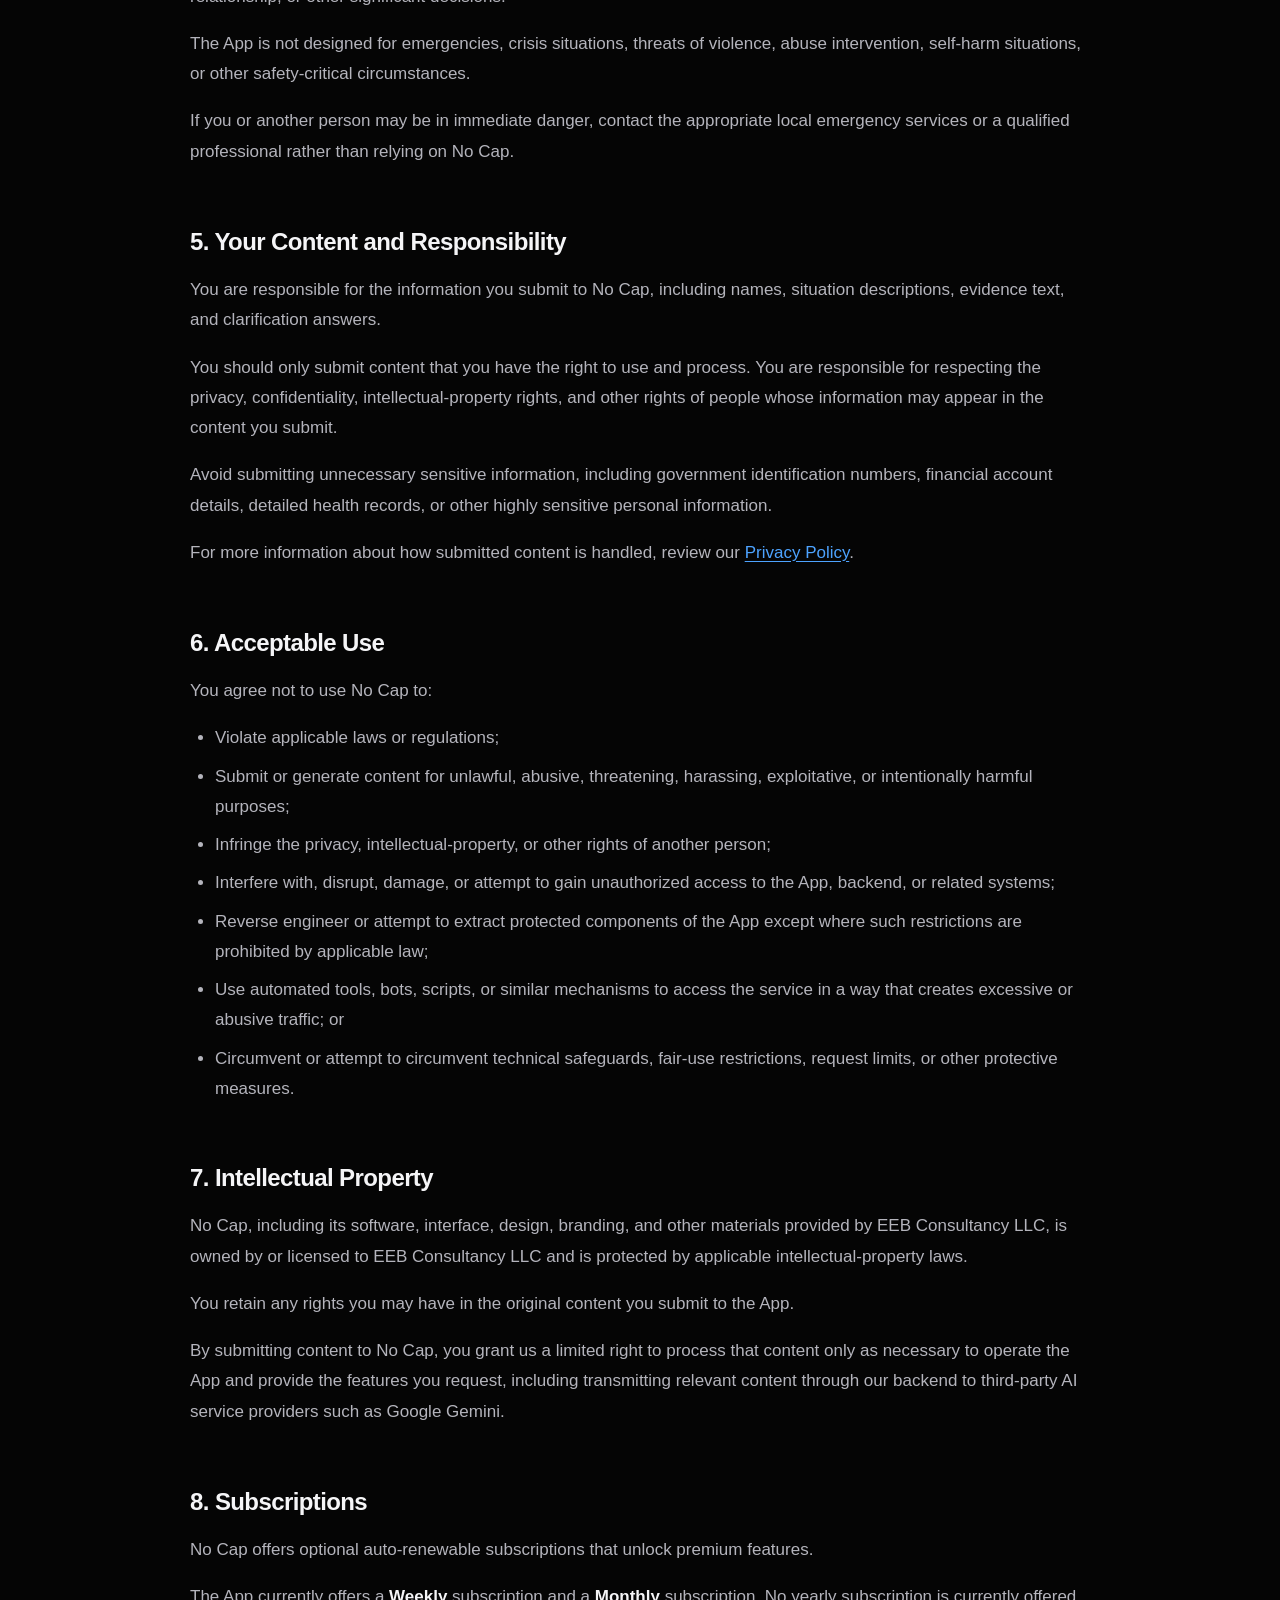
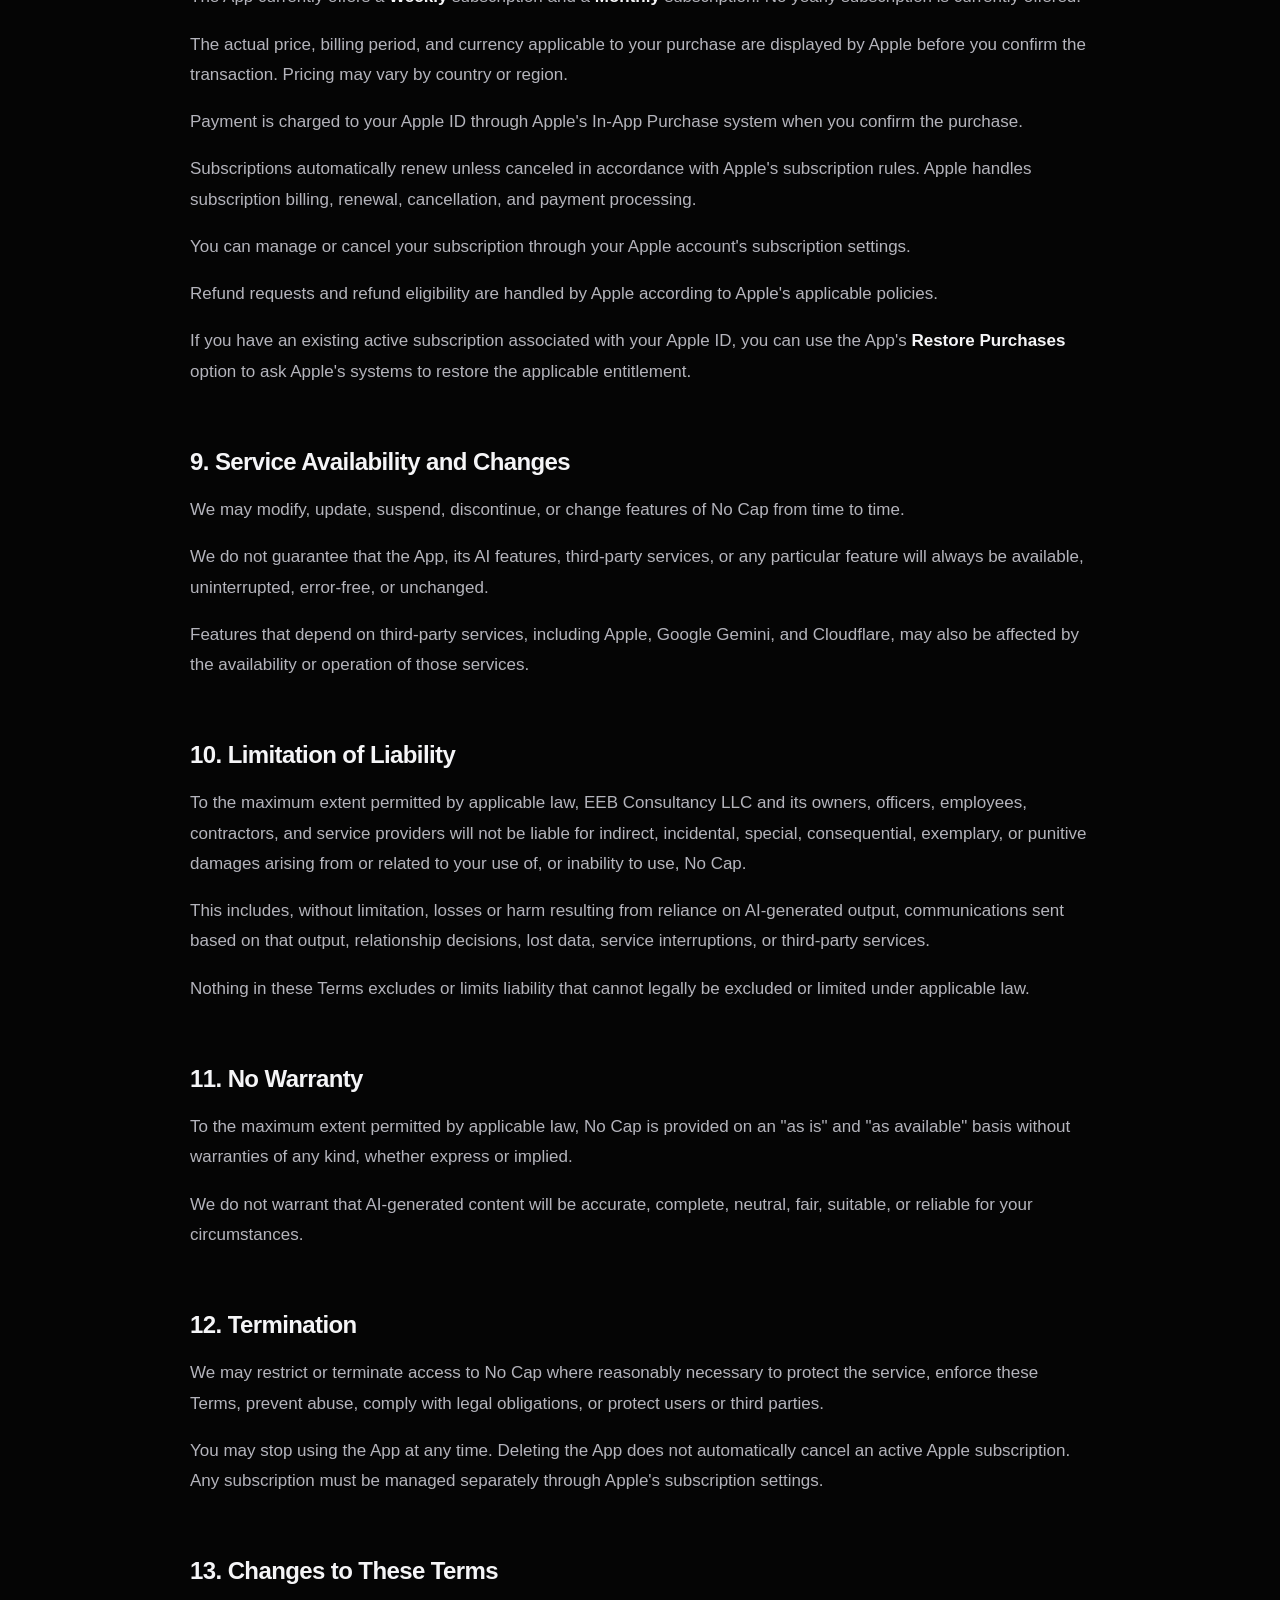
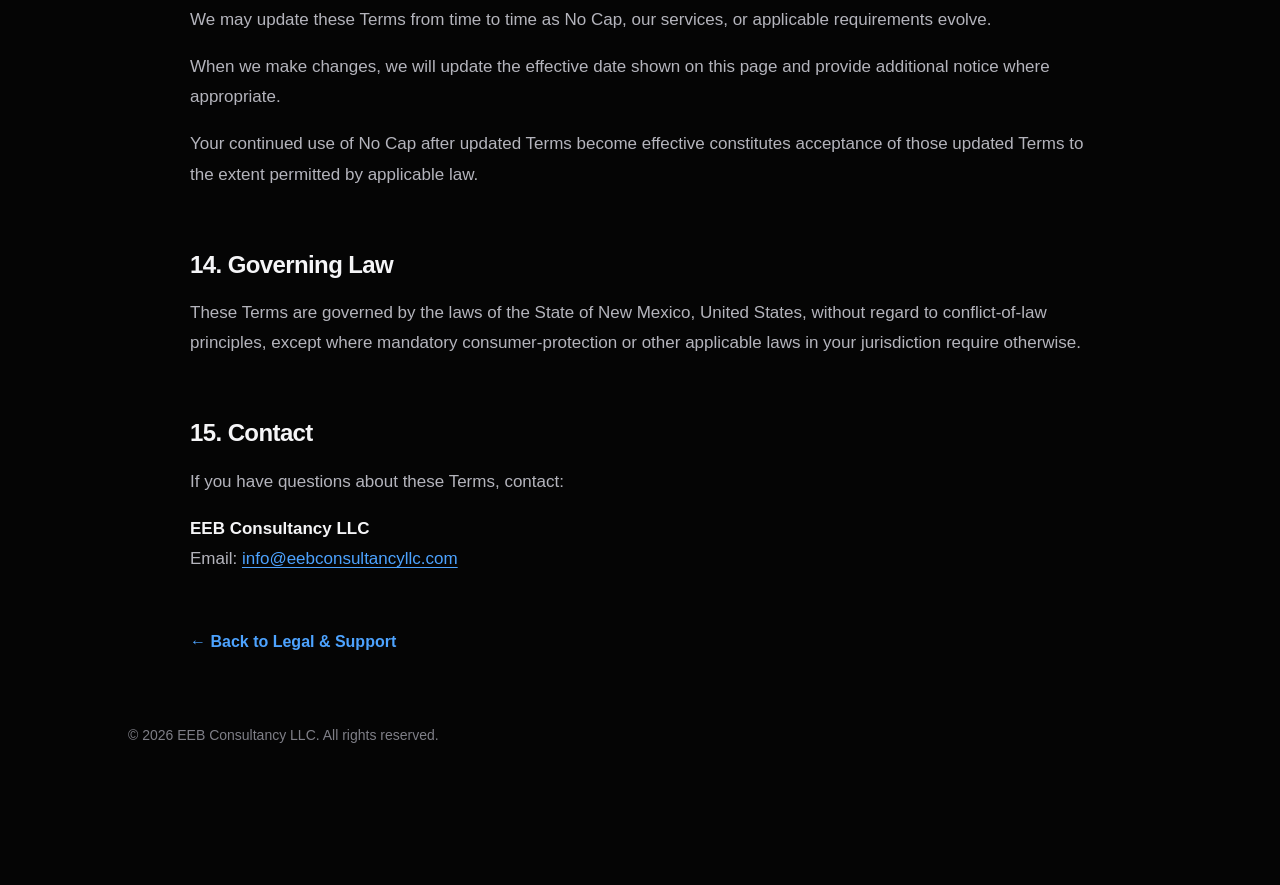
<file: terms/index.html>
<!doctype html>
<html lang="en">
<head>
  <meta charset="utf-8">
  <meta name="viewport" content="width=device-width, initial-scale=1">

  <title>Terms of Use — No Cap</title>

  <meta
    name="description"
    content="Terms of Use for No Cap - Who Was Right?"
  >

  <link rel="stylesheet" href="../styles.css">
</head>

<body class="legal-page">

  <header class="legal-header">
    <div class="container">
      <p class="eyebrow">No Cap - Who Was Right?</p>
      <h1>Terms of Use</h1>
      <p class="updated">Effective date: September 22, 2026</p>
    </div>
  </header>


  <main class="legal-content">

    <section>
      <h2>1. What No Cap Is</h2>

      <p>
        These Terms of Use ("Terms") govern your use of
        No Cap - Who Was Right? ("No Cap," "the App"), provided by
        EEB Consultancy LLC ("we," "us," or "our").
      </p>

      <p>
        No Cap is an informational, AI-powered tool designed to help
        users think through everyday interpersonal disputes.
      </p>

      <p>
        You provide information about a situation, and the App uses
        artificial intelligence, including Google's Gemini, to generate
        a perspective based on the information you submit.
      </p>

      <p>
        No Cap is intended as a conversational and informational aid.
        Its output is not an authoritative determination of who is
        objectively right or wrong.
      </p>
    </section>


    <section>
      <h2>2. AI Output Disclaimer</h2>

      <p>
        Verdicts, summaries, reasoning, perspectives, mistake lists,
        resolutions, suggested responses, and other content produced by
        No Cap may be generated by artificial intelligence.
      </p>

      <p>
        AI-generated output may be inaccurate, incomplete, outdated,
        misleading, inconsistent, or inappropriate for your specific
        circumstances.
      </p>

      <p>
        No Cap generates its output based on the information you choose
        to provide. It does not independently verify the facts you
        submit and does not automatically obtain the perspective of
        other people involved in your situation.
      </p>

      <p>
        Different wording, additional information, or repeated requests
        may produce different results.
      </p>

      <p>
        You are responsible for independently evaluating any output
        before relying on it or acting on it.
      </p>
    </section>


    <section>
      <h2>3. No Professional Advice</h2>

      <p>
        No Cap does not provide legal, medical, psychological,
        mental-health, financial, or other professional advice.
      </p>

      <p>
        Any section labeled or presented as a
        <strong>Legal Perspective</strong>,
        <strong>Psychological Perspective</strong>, or similar
        perspective is general AI-generated informational content only.
      </p>

      <p>
        Use of the App does not create an attorney-client,
        therapist-client, doctor-patient, financial-adviser, or other
        professional relationship between you and EEB Consultancy LLC.
      </p>

      <p>
        If your situation requires professional guidance, you should
        consult an appropriately qualified and licensed professional.
      </p>
    </section>


    <section>
      <h2>4. User Decisions and Reliance</h2>

      <p>
        You remain solely responsible for your decisions, communications,
        actions, and relationships.
      </p>

      <p>
        No Cap should not be used as the sole basis for making important
        legal, medical, financial, employment, safety, relationship, or
        other significant decisions.
      </p>

      <p>
        The App is not designed for emergencies, crisis situations,
        threats of violence, abuse intervention, self-harm situations,
        or other safety-critical circumstances.
      </p>

      <p>
        If you or another person may be in immediate danger, contact the
        appropriate local emergency services or a qualified professional
        rather than relying on No Cap.
      </p>
    </section>


    <section>
      <h2>5. Your Content and Responsibility</h2>

      <p>
        You are responsible for the information you submit to No Cap,
        including names, situation descriptions, evidence text, and
        clarification answers.
      </p>

      <p>
        You should only submit content that you have the right to use
        and process. You are responsible for respecting the privacy,
        confidentiality, intellectual-property rights, and other rights
        of people whose information may appear in the content you submit.
      </p>

      <p>
        Avoid submitting unnecessary sensitive information, including
        government identification numbers, financial account details,
        detailed health records, or other highly sensitive personal
        information.
      </p>

      <p>
        For more information about how submitted content is handled,
        review our
        <a class="inline-link" href="../privacy/">Privacy Policy</a>.
      </p>
    </section>


    <section>
      <h2>6. Acceptable Use</h2>

      <p>You agree not to use No Cap to:</p>

      <ul>
        <li>Violate applicable laws or regulations;</li>

        <li>
          Submit or generate content for unlawful, abusive, threatening,
          harassing, exploitative, or intentionally harmful purposes;
        </li>

        <li>
          Infringe the privacy, intellectual-property, or other rights
          of another person;
        </li>

        <li>
          Interfere with, disrupt, damage, or attempt to gain
          unauthorized access to the App, backend, or related systems;
        </li>

        <li>
          Reverse engineer or attempt to extract protected components
          of the App except where such restrictions are prohibited by
          applicable law;
        </li>

        <li>
          Use automated tools, bots, scripts, or similar mechanisms to
          access the service in a way that creates excessive or abusive
          traffic; or
        </li>

        <li>
          Circumvent or attempt to circumvent technical safeguards,
          fair-use restrictions, request limits, or other protective
          measures.
        </li>
      </ul>
    </section>


    <section>
      <h2>7. Intellectual Property</h2>

      <p>
        No Cap, including its software, interface, design, branding, and
        other materials provided by EEB Consultancy LLC, is owned by or
        licensed to EEB Consultancy LLC and is protected by applicable
        intellectual-property laws.
      </p>

      <p>
        You retain any rights you may have in the original content you
        submit to the App.
      </p>

      <p>
        By submitting content to No Cap, you grant us a limited right
        to process that content only as necessary to operate the App and
        provide the features you request, including transmitting relevant
        content through our backend to third-party AI service providers
        such as Google Gemini.
      </p>
    </section>


    <section>
      <h2>8. Subscriptions</h2>

      <p>
        No Cap offers optional auto-renewable subscriptions that unlock
        premium features.
      </p>

      <p>
        The App currently offers a <strong>Weekly</strong> subscription
        and a <strong>Monthly</strong> subscription. No yearly
        subscription is currently offered.
      </p>

      <p>
        The actual price, billing period, and currency applicable to
        your purchase are displayed by Apple before you confirm the
        transaction. Pricing may vary by country or region.
      </p>

      <p>
        Payment is charged to your Apple ID through Apple's In-App
        Purchase system when you confirm the purchase.
      </p>

      <p>
        Subscriptions automatically renew unless canceled in accordance
        with Apple's subscription rules. Apple handles subscription
        billing, renewal, cancellation, and payment processing.
      </p>

      <p>
        You can manage or cancel your subscription through your Apple
        account's subscription settings.
      </p>

      <p>
        Refund requests and refund eligibility are handled by Apple
        according to Apple's applicable policies.
      </p>

      <p>
        If you have an existing active subscription associated with
        your Apple ID, you can use the App's
        <strong>Restore Purchases</strong> option to ask Apple's systems
        to restore the applicable entitlement.
      </p>
    </section>


    <section>
      <h2>9. Service Availability and Changes</h2>

      <p>
        We may modify, update, suspend, discontinue, or change features
        of No Cap from time to time.
      </p>

      <p>
        We do not guarantee that the App, its AI features, third-party
        services, or any particular feature will always be available,
        uninterrupted, error-free, or unchanged.
      </p>

      <p>
        Features that depend on third-party services, including Apple,
        Google Gemini, and Cloudflare, may also be affected by the
        availability or operation of those services.
      </p>
    </section>


    <section>
      <h2>10. Limitation of Liability</h2>

      <p>
        To the maximum extent permitted by applicable law,
        EEB Consultancy LLC and its owners, officers, employees,
        contractors, and service providers will not be liable for
        indirect, incidental, special, consequential, exemplary, or
        punitive damages arising from or related to your use of, or
        inability to use, No Cap.
      </p>

      <p>
        This includes, without limitation, losses or harm resulting from
        reliance on AI-generated output, communications sent based on
        that output, relationship decisions, lost data, service
        interruptions, or third-party services.
      </p>

      <p>
        Nothing in these Terms excludes or limits liability that cannot
        legally be excluded or limited under applicable law.
      </p>
    </section>


    <section>
      <h2>11. No Warranty</h2>

      <p>
        To the maximum extent permitted by applicable law, No Cap is
        provided on an "as is" and "as available" basis without
        warranties of any kind, whether express or implied.
      </p>

      <p>
        We do not warrant that AI-generated content will be accurate,
        complete, neutral, fair, suitable, or reliable for your
        circumstances.
      </p>
    </section>


    <section>
      <h2>12. Termination</h2>

      <p>
        We may restrict or terminate access to No Cap where reasonably
        necessary to protect the service, enforce these Terms, prevent
        abuse, comply with legal obligations, or protect users or third
        parties.
      </p>

      <p>
        You may stop using the App at any time. Deleting the App does
        not automatically cancel an active Apple subscription. Any
        subscription must be managed separately through Apple's
        subscription settings.
      </p>
    </section>


    <section>
      <h2>13. Changes to These Terms</h2>

      <p>
        We may update these Terms from time to time as No Cap, our
        services, or applicable requirements evolve.
      </p>

      <p>
        When we make changes, we will update the effective date shown
        on this page and provide additional notice where appropriate.
      </p>

      <p>
        Your continued use of No Cap after updated Terms become
        effective constitutes acceptance of those updated Terms to the
        extent permitted by applicable law.
      </p>
    </section>


    <section>
      <h2>14. Governing Law</h2>

      <p>
        These Terms are governed by the laws of the State of New Mexico,
        United States, without regard to conflict-of-law principles,
        except where mandatory consumer-protection or other applicable
        laws in your jurisdiction require otherwise.
      </p>
    </section>


    <section>
      <h2>15. Contact</h2>

      <p>
        If you have questions about these Terms, contact:
      </p>

      <p>
        <strong>EEB Consultancy LLC</strong><br>
        Email:
        <a
          class="inline-link"
          href="mailto:info@eebconsultancyllc.com"
        >info@eebconsultancyllc.com</a>
      </p>
    </section>


    <a class="back-link" href="../">← Back to Legal &amp; Support</a>

  </main>


  <footer class="footer">
    <div class="container">
      <p>© 2026 EEB Consultancy LLC. All rights reserved.</p>
    </div>
  </footer>

</body>
</html>
</file>
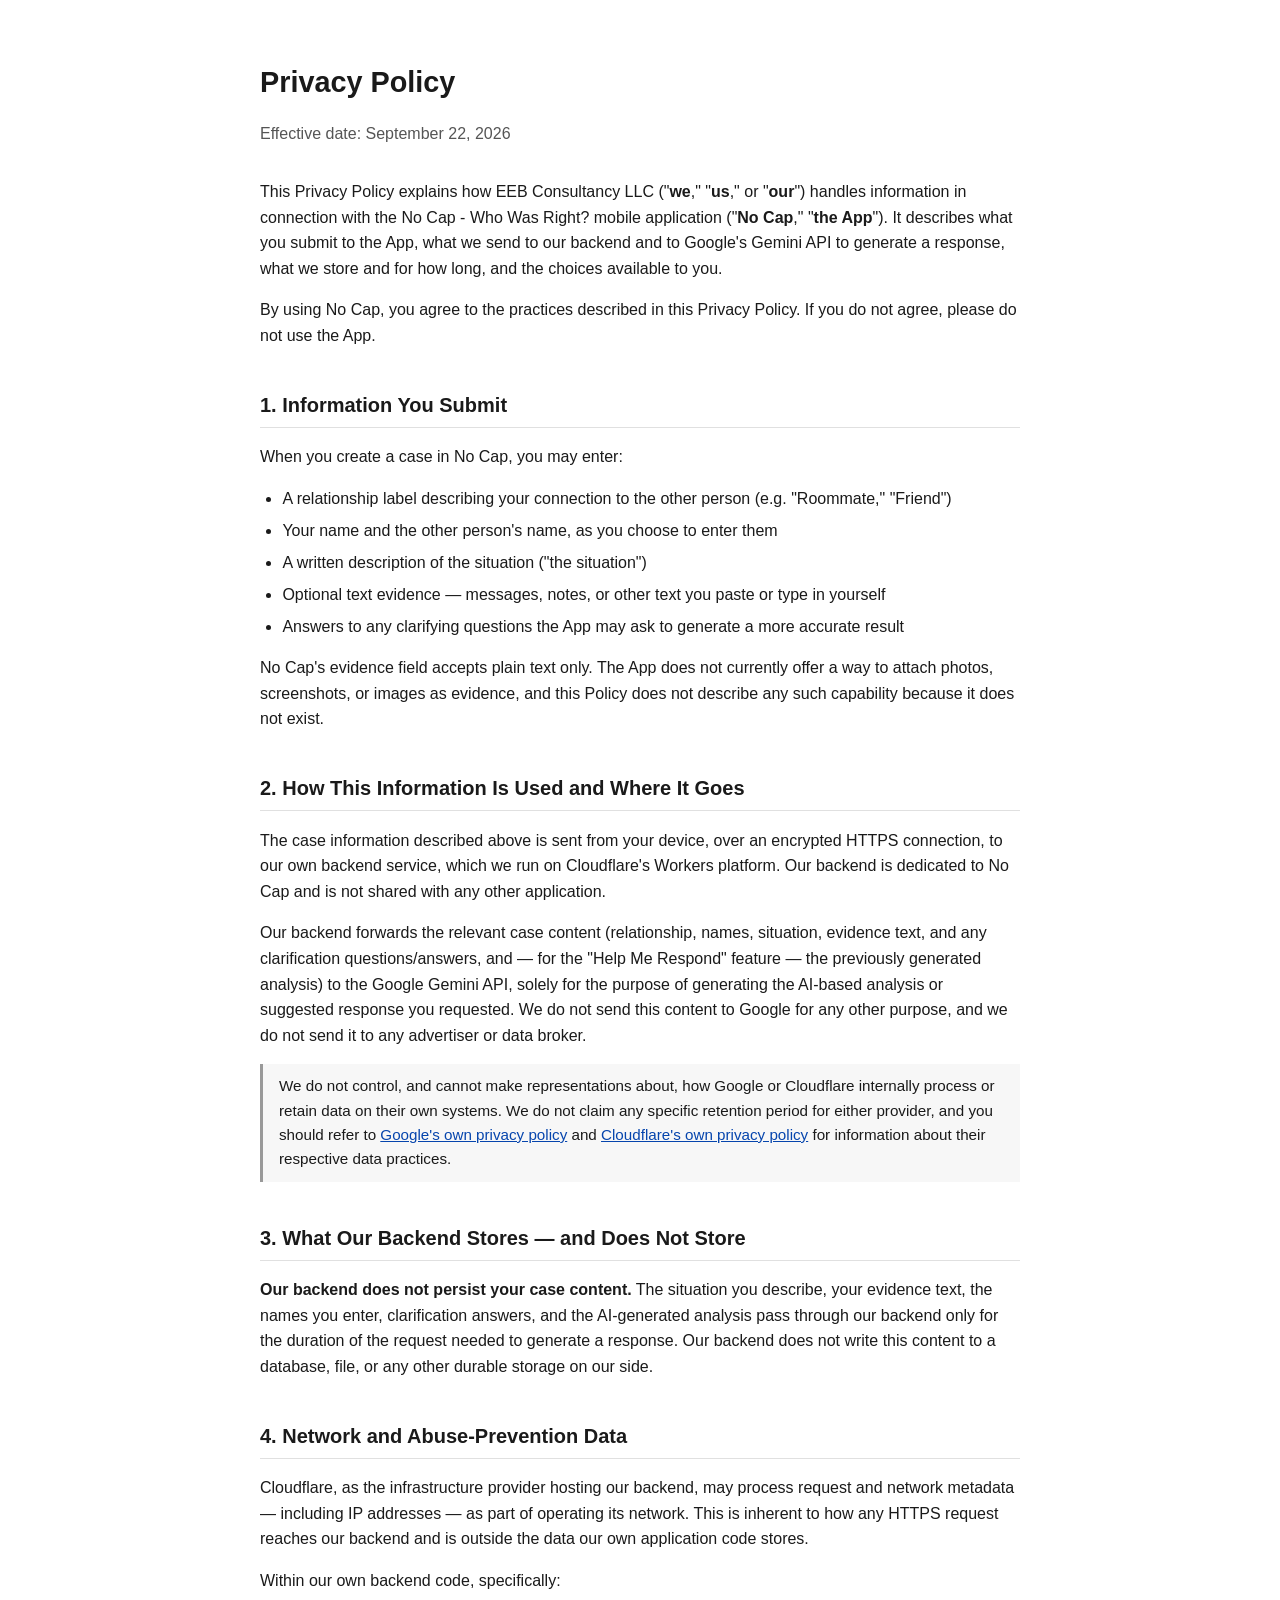
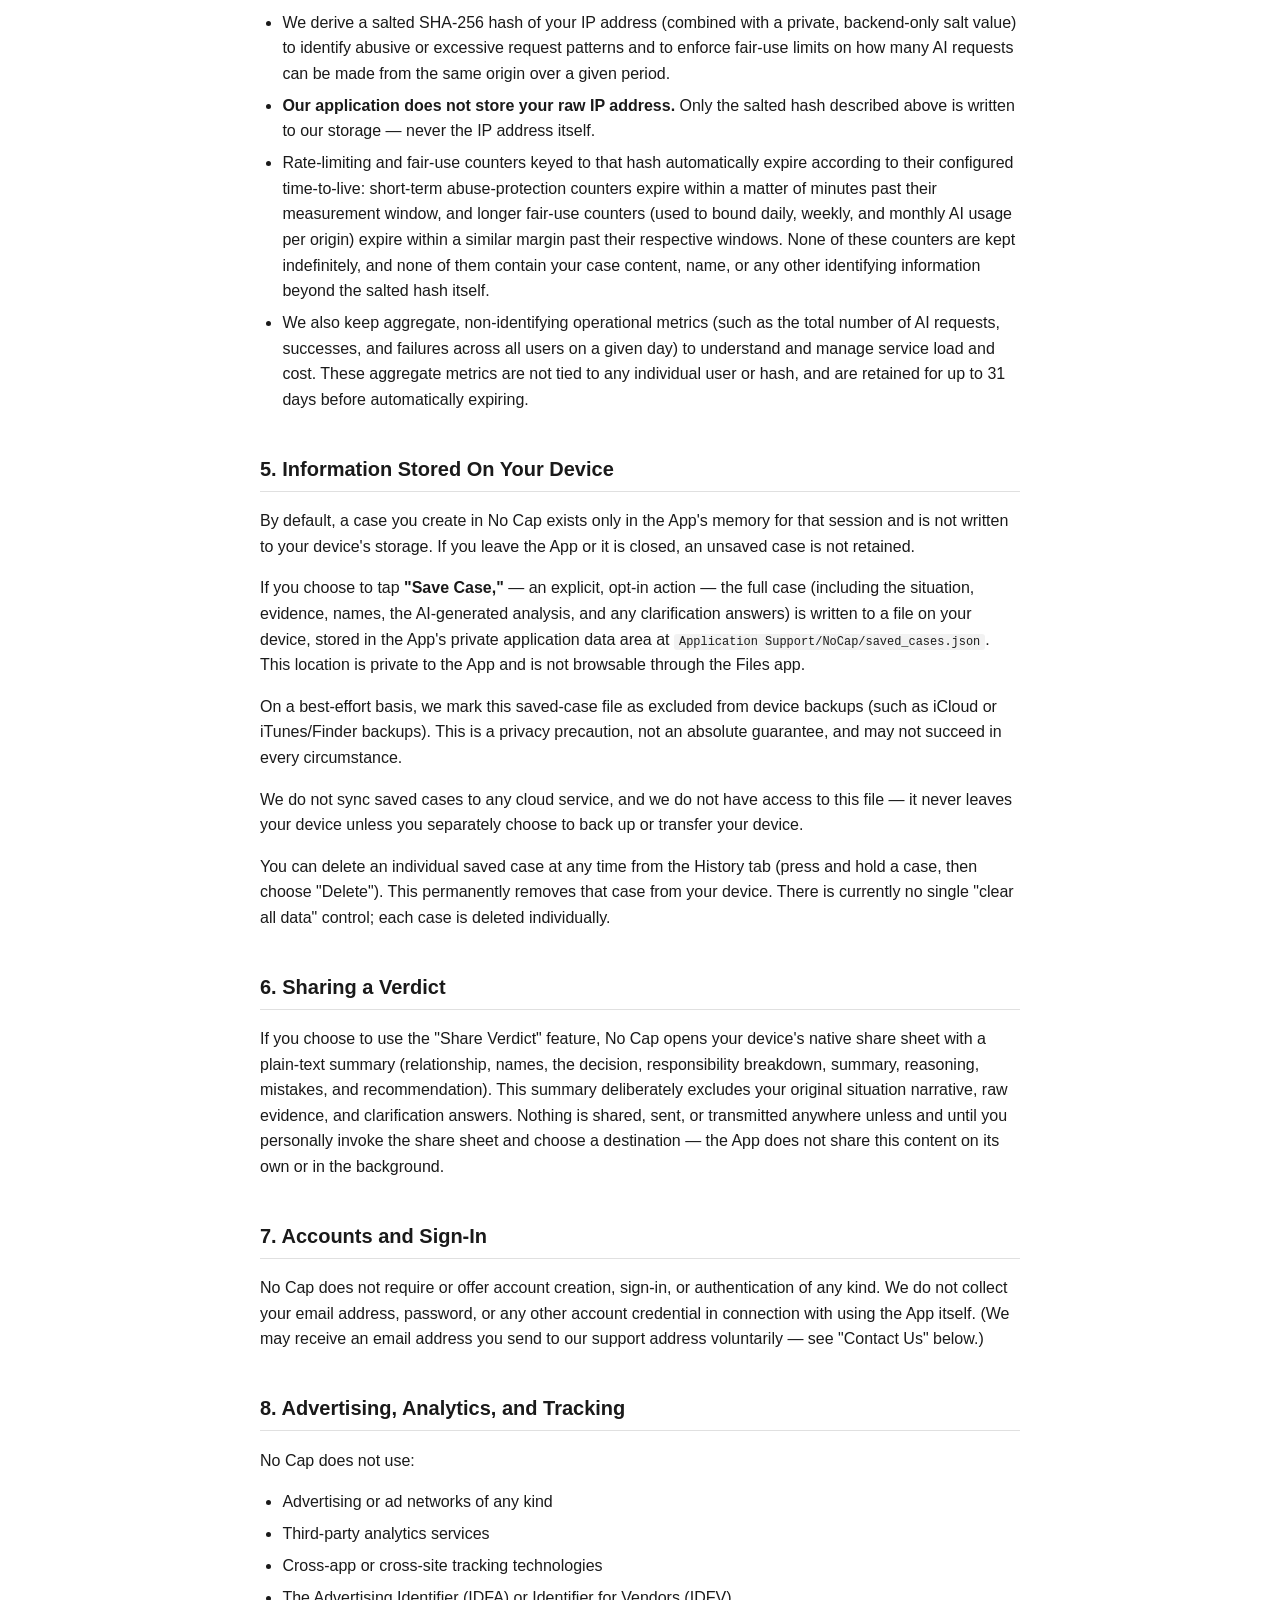
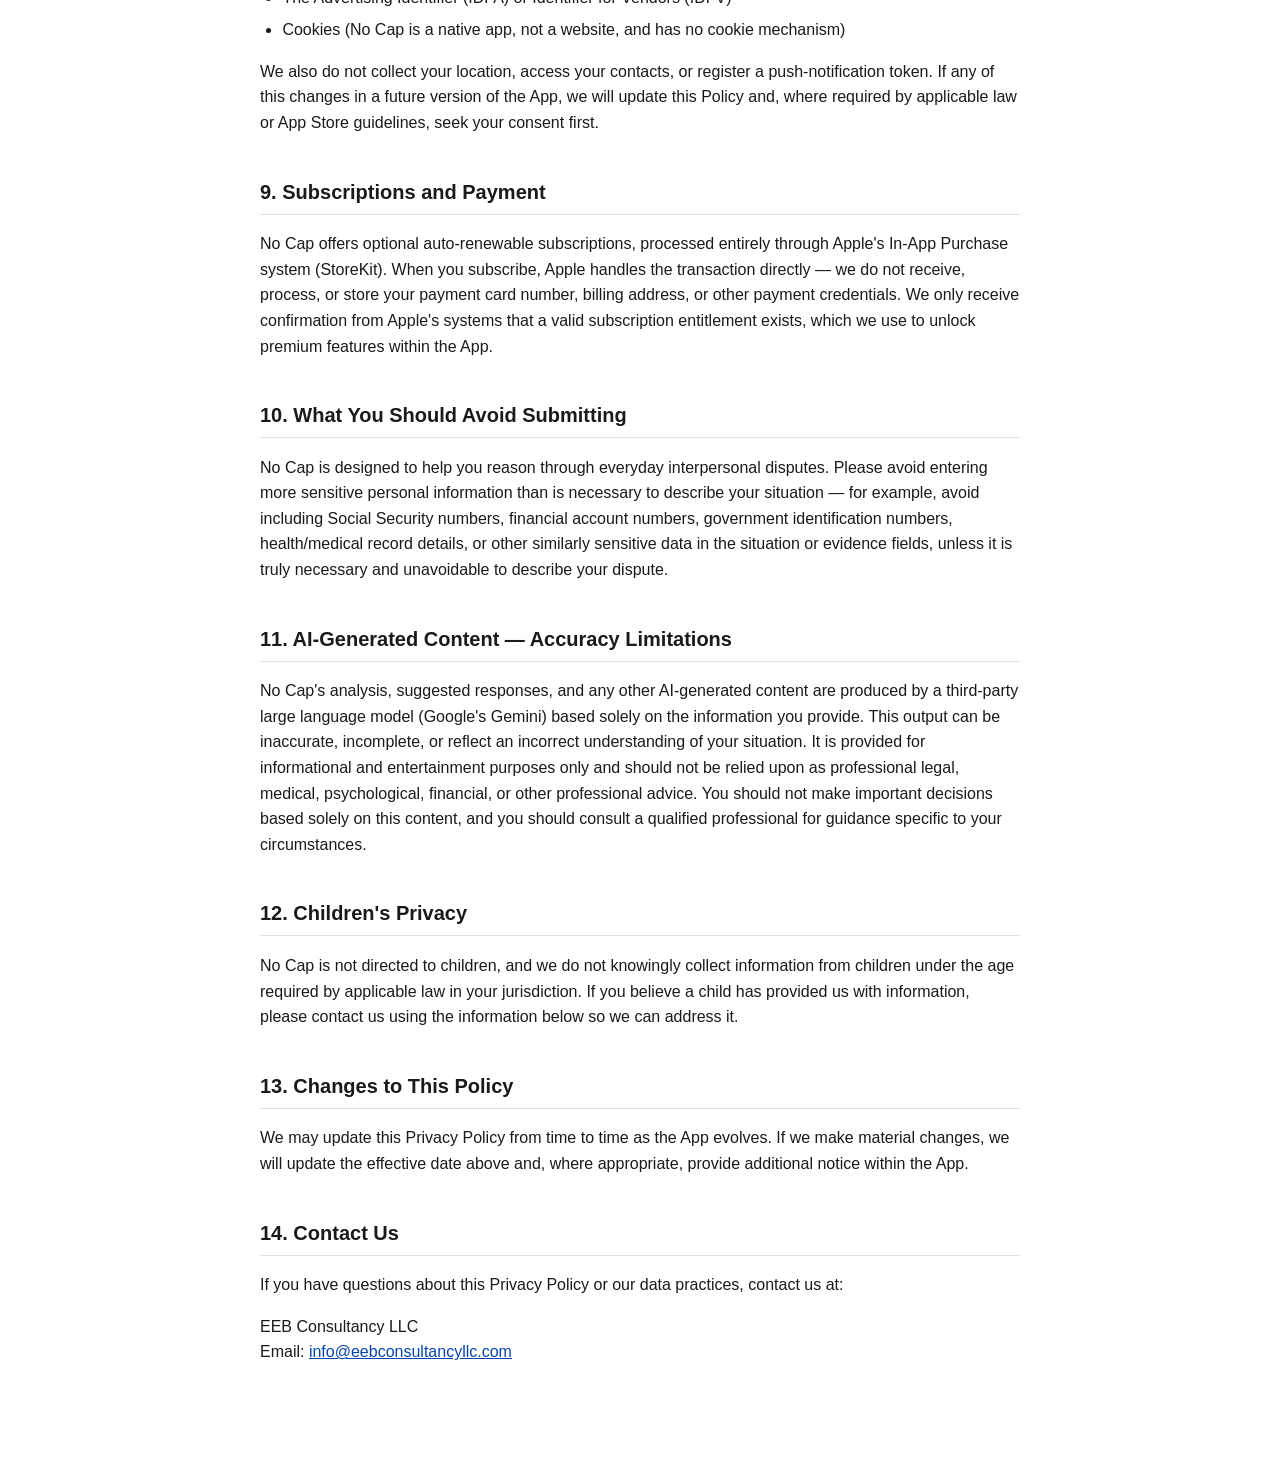
<file: privacy-policy.html>
<!DOCTYPE html>
<html lang="en">
<head>
<meta charset="UTF-8">
<meta name="viewport" content="width=device-width, initial-scale=1.0">
<title>Privacy Policy — No Cap</title>
<style>
  body {
    font-family: -apple-system, BlinkMacSystemFont, "Segoe UI", Roboto, Helvetica, Arial, sans-serif;
    max-width: 760px;
    margin: 0 auto;
    padding: 40px 20px 80px;
    line-height: 1.6;
    color: #1a1a1a;
    background: #ffffff;
  }
  h1 { font-size: 1.8em; margin-bottom: 0.2em; }
  h2 { font-size: 1.25em; margin-top: 2em; border-bottom: 1px solid #e0e0e0; padding-bottom: 0.3em; }
  .effective-date { color: #555; margin-bottom: 2em; }
  ul { padding-left: 1.4em; }
  li { margin-bottom: 0.4em; }
  a { color: #0645AD; }
  .note {
    background: #f7f7f7;
    border-left: 3px solid #999;
    padding: 10px 16px;
    margin: 1em 0;
    font-size: 0.95em;
  }
  code { background: #f2f2f2; padding: 1px 5px; border-radius: 3px; font-size: 0.92em; }
</style>
</head>
<body>

<h1>Privacy Policy</h1>
<p class="effective-date">Effective date: September 22, 2026</p>

<p>
This Privacy Policy explains how EEB Consultancy LLC ("<strong>we</strong>," "<strong>us</strong>," or
"<strong>our</strong>") handles information in connection with the No Cap - Who Was Right? mobile
application ("<strong>No Cap</strong>," "<strong>the App</strong>"). It describes what you submit to the
App, what we send to our backend and to Google's Gemini API to generate a response, what we store and for
how long, and the choices available to you.
</p>

<p>
By using No Cap, you agree to the practices described in this Privacy Policy. If you do not agree, please
do not use the App.
</p>

<h2>1. Information You Submit</h2>
<p>When you create a case in No Cap, you may enter:</p>
<ul>
  <li>A relationship label describing your connection to the other person (e.g. "Roommate," "Friend")</li>
  <li>Your name and the other person's name, as you choose to enter them</li>
  <li>A written description of the situation ("the situation")</li>
  <li>Optional text evidence — messages, notes, or other text you paste or type in yourself</li>
  <li>Answers to any clarifying questions the App may ask to generate a more accurate result</li>
</ul>
<p>
No Cap's evidence field accepts plain text only. The App does not currently offer a way to attach photos,
screenshots, or images as evidence, and this Policy does not describe any such capability because it does
not exist.
</p>

<h2>2. How This Information Is Used and Where It Goes</h2>
<p>
The case information described above is sent from your device, over an encrypted HTTPS connection, to our
own backend service, which we run on Cloudflare's Workers platform. Our backend is dedicated to No Cap and
is not shared with any other application.
</p>
<p>
Our backend forwards the relevant case content (relationship, names, situation, evidence text, and any
clarification questions/answers, and — for the "Help Me Respond" feature — the previously generated
analysis) to the Google Gemini API, solely for the purpose of generating the AI-based analysis or suggested
response you requested. We do not send this content to Google for any other purpose, and we do not send it
to any advertiser or data broker.
</p>
<div class="note">
We do not control, and cannot make representations about, how Google or Cloudflare internally process or
retain data on their own systems. We do not claim any specific retention period for either provider, and
you should refer to
<a href="https://policies.google.com/privacy" target="_blank" rel="noopener">Google's own privacy policy</a>
and
<a href="https://www.cloudflare.com/privacypolicy/" target="_blank" rel="noopener">Cloudflare's own privacy policy</a>
for information about their respective data practices.
</div>

<h2>3. What Our Backend Stores — and Does Not Store</h2>
<p>
<strong>Our backend does not persist your case content.</strong> The situation you describe, your evidence
text, the names you enter, clarification answers, and the AI-generated analysis pass through our backend
only for the duration of the request needed to generate a response. Our backend does not write this content
to a database, file, or any other durable storage on our side.
</p>

<h2>4. Network and Abuse-Prevention Data</h2>
<p>
Cloudflare, as the infrastructure provider hosting our backend, may process request and network metadata —
including IP addresses — as part of operating its network. This is inherent to how any HTTPS request
reaches our backend and is outside the data our own application code stores.
</p>
<p>Within our own backend code, specifically:</p>
<ul>
  <li>
    We derive a salted SHA-256 hash of your IP address (combined with a private, backend-only salt value) to
    identify abusive or excessive request patterns and to enforce fair-use limits on how many AI requests can
    be made from the same origin over a given period.
  </li>
  <li>
    <strong>Our application does not store your raw IP address.</strong> Only the salted hash described
    above is written to our storage — never the IP address itself.
  </li>
  <li>
    Rate-limiting and fair-use counters keyed to that hash automatically expire according to their configured
    time-to-live: short-term abuse-protection counters expire within a matter of minutes past their
    measurement window, and longer fair-use counters (used to bound daily, weekly, and monthly AI usage per
    origin) expire within a similar margin past their respective windows. None of these counters are kept
    indefinitely, and none of them contain your case content, name, or any other identifying information
    beyond the salted hash itself.
  </li>
  <li>
    We also keep aggregate, non-identifying operational metrics (such as the total number of AI requests,
    successes, and failures across all users on a given day) to understand and manage service load and
    cost. These aggregate metrics are not tied to any individual user or hash, and are retained for up to 31
    days before automatically expiring.
  </li>
</ul>

<h2>5. Information Stored On Your Device</h2>
<p>
By default, a case you create in No Cap exists only in the App's memory for that session and is not written
to your device's storage. If you leave the App or it is closed, an unsaved case is not retained.
</p>
<p>
If you choose to tap <strong>"Save Case,"</strong> — an explicit, opt-in action — the full case (including
the situation, evidence, names, the AI-generated analysis, and any clarification answers) is written to a
file on your device, stored in the App's private application data area at
<code>Application Support/NoCap/saved_cases.json</code>. This location is private to the App and is not
browsable through the Files app.
</p>
<p>
On a best-effort basis, we mark this saved-case file as excluded from device backups (such as iCloud or
iTunes/Finder backups). This is a privacy precaution, not an absolute guarantee, and may not succeed in
every circumstance.
</p>
<p>
We do not sync saved cases to any cloud service, and we do not have access to this file — it never leaves
your device unless you separately choose to back up or transfer your device.
</p>
<p>
You can delete an individual saved case at any time from the History tab (press and hold a case, then choose
"Delete"). This permanently removes that case from your device. There is currently no single "clear all
data" control; each case is deleted individually.
</p>

<h2>6. Sharing a Verdict</h2>
<p>
If you choose to use the "Share Verdict" feature, No Cap opens your device's native share sheet with a
plain-text summary (relationship, names, the decision, responsibility breakdown, summary, reasoning,
mistakes, and recommendation). This summary deliberately excludes your original situation narrative, raw
evidence, and clarification answers. Nothing is shared, sent, or transmitted anywhere unless and until you
personally invoke the share sheet and choose a destination — the App does not share this content on its own
or in the background.
</p>

<h2>7. Accounts and Sign-In</h2>
<p>
No Cap does not require or offer account creation, sign-in, or authentication of any kind. We do not collect
your email address, password, or any other account credential in connection with using the App itself. (We
may receive an email address you send to our support address voluntarily — see "Contact Us" below.)
</p>

<h2>8. Advertising, Analytics, and Tracking</h2>
<p>No Cap does not use:</p>
<ul>
  <li>Advertising or ad networks of any kind</li>
  <li>Third-party analytics services</li>
  <li>Cross-app or cross-site tracking technologies</li>
  <li>The Advertising Identifier (IDFA) or Identifier for Vendors (IDFV)</li>
  <li>Cookies (No Cap is a native app, not a website, and has no cookie mechanism)</li>
</ul>
<p>
We also do not collect your location, access your contacts, or register a push-notification token. If any
of this changes in a future version of the App, we will update this Policy and, where required by applicable
law or App Store guidelines, seek your consent first.
</p>

<h2>9. Subscriptions and Payment</h2>
<p>
No Cap offers optional auto-renewable subscriptions, processed entirely through Apple's In-App Purchase
system (StoreKit). When you subscribe, Apple handles the transaction directly — we do not receive, process,
or store your payment card number, billing address, or other payment credentials. We only receive
confirmation from Apple's systems that a valid subscription entitlement exists, which we use to unlock
premium features within the App.
</p>

<h2>10. What You Should Avoid Submitting</h2>
<p>
No Cap is designed to help you reason through everyday interpersonal disputes. Please avoid entering more
sensitive personal information than is necessary to describe your situation — for example, avoid including
Social Security numbers, financial account numbers, government identification numbers, health/medical
record details, or other similarly sensitive data in the situation or evidence fields, unless it is truly
necessary and unavoidable to describe your dispute.
</p>

<h2>11. AI-Generated Content — Accuracy Limitations</h2>
<p>
No Cap's analysis, suggested responses, and any other AI-generated content are produced by a third-party
large language model (Google's Gemini) based solely on the information you provide. This output can be
inaccurate, incomplete, or reflect an incorrect understanding of your situation. It is provided for
informational and entertainment purposes only and should not be relied upon as professional legal, medical,
psychological, financial, or other professional advice. You should not make important decisions based solely
on this content, and you should consult a qualified professional for guidance specific to your circumstances.
</p>

<h2>12. Children's Privacy</h2>
<p>
No Cap is not directed to children, and we do not knowingly collect information from children under the age
required by applicable law in your jurisdiction. If you believe a child has provided us with information,
please contact us using the information below so we can address it.
</p>

<h2>13. Changes to This Policy</h2>
<p>
We may update this Privacy Policy from time to time as the App evolves. If we make material changes, we will
update the effective date above and, where appropriate, provide additional notice within the App.
</p>

<h2>14. Contact Us</h2>
<p>
If you have questions about this Privacy Policy or our data practices, contact us at:
</p>
<p>
EEB Consultancy LLC<br>
Email: <a href="mailto:info@eebconsultancyllc.com">info@eebconsultancyllc.com</a>
</p>

</body>
</html>
</file>
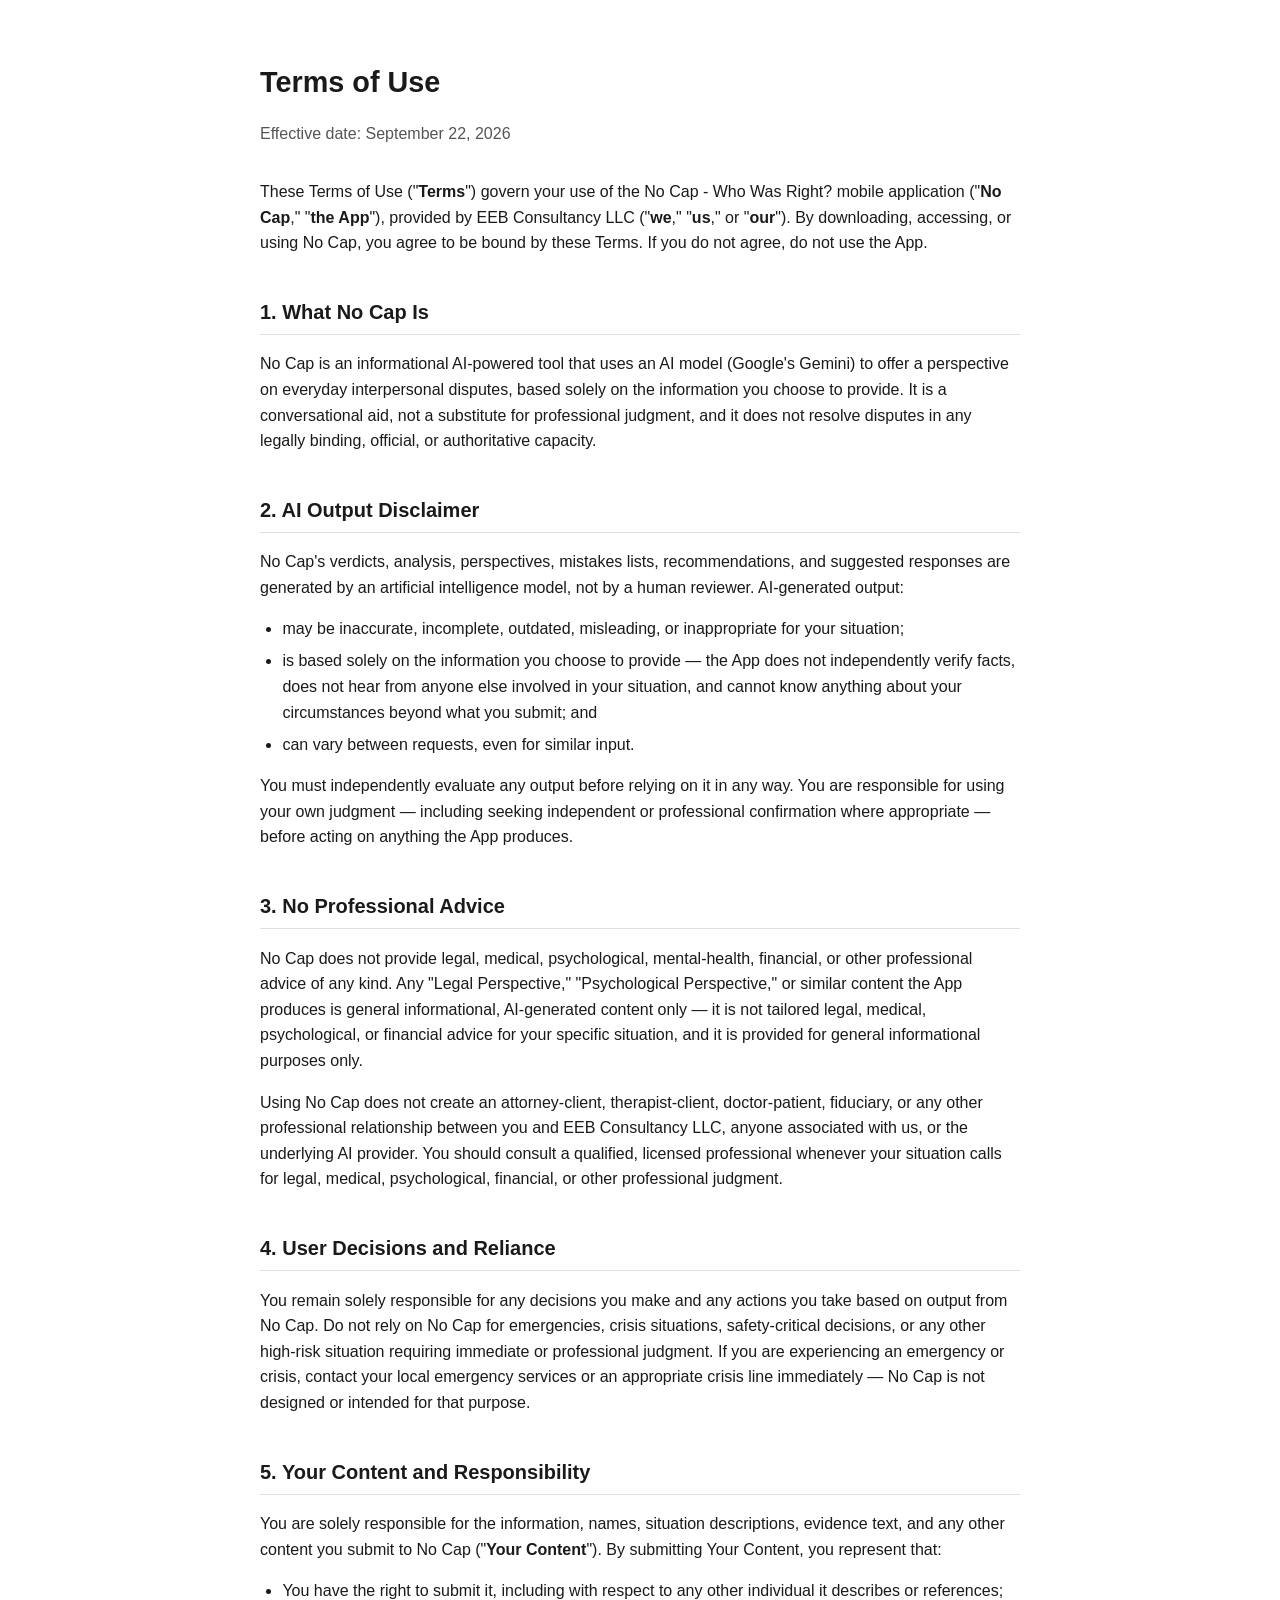
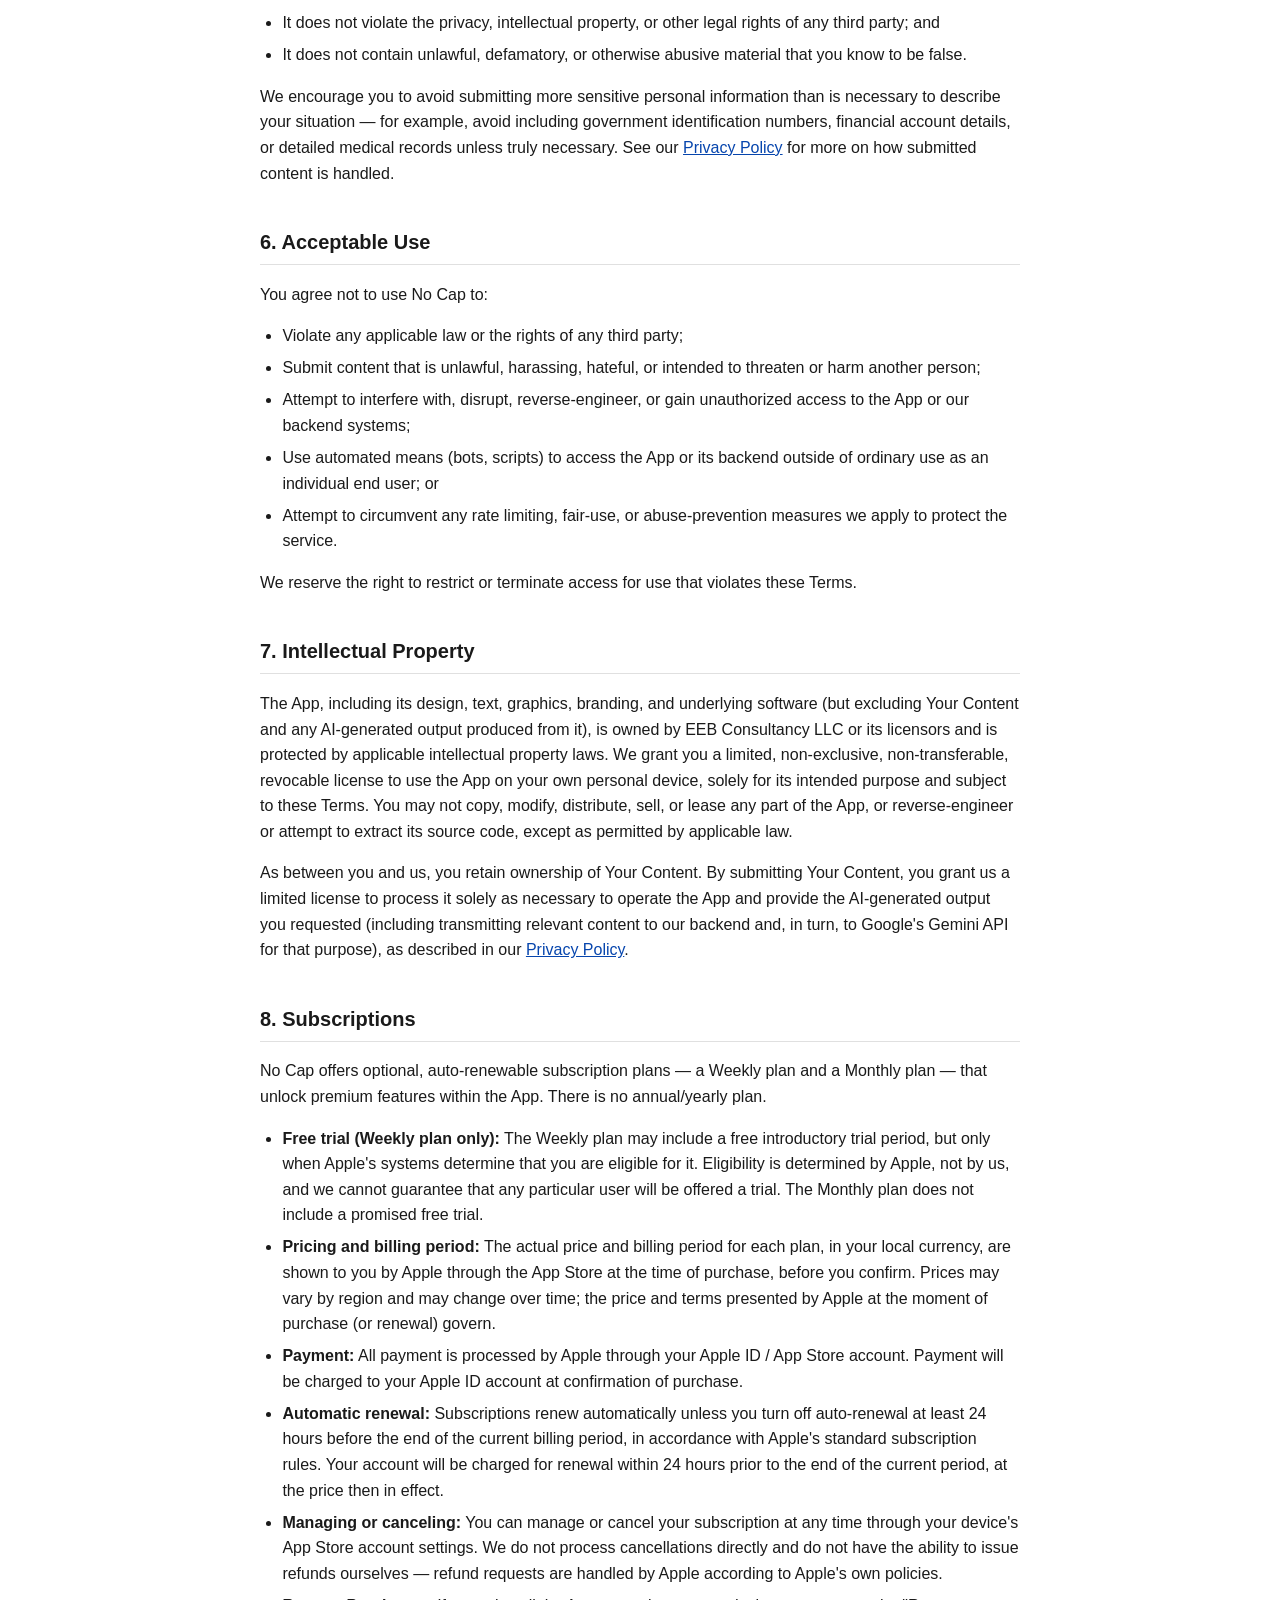
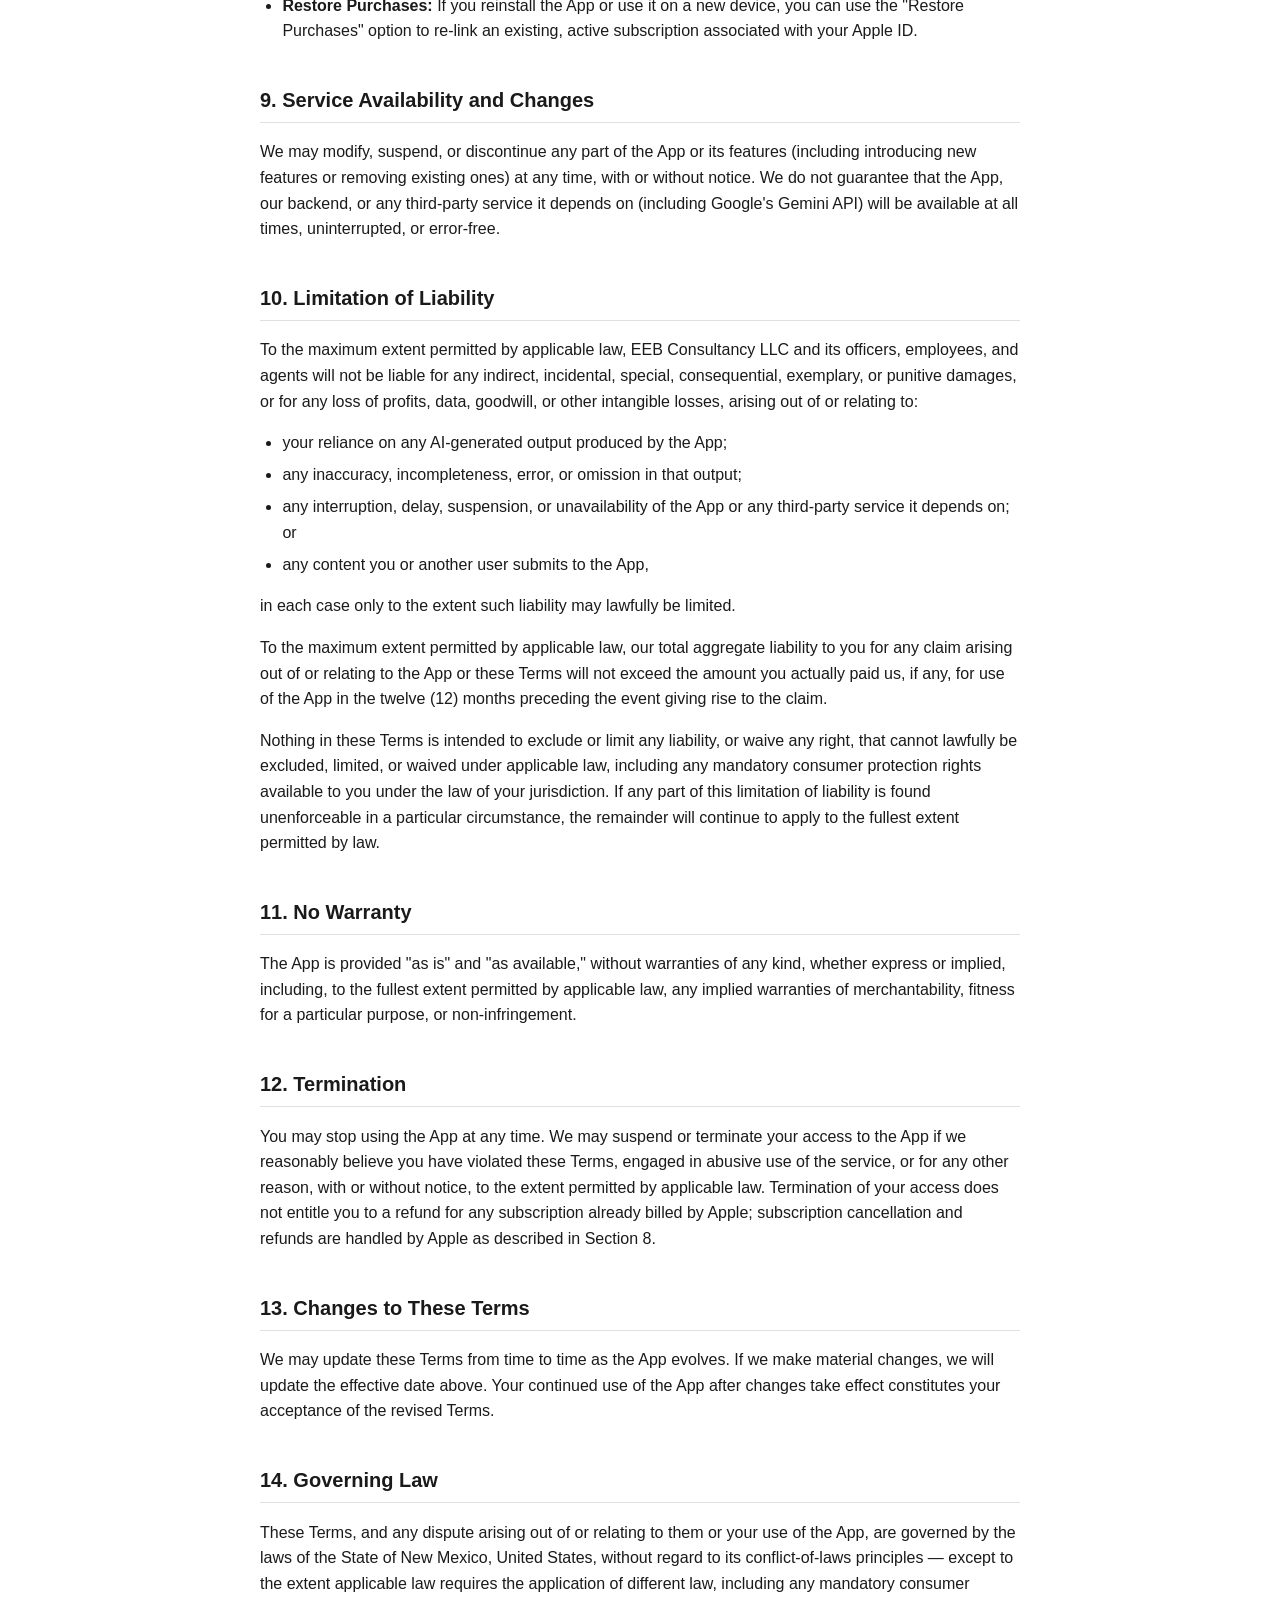
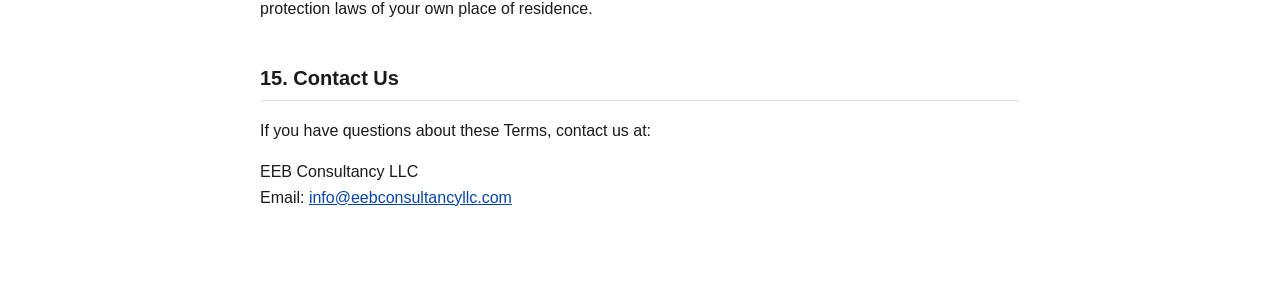
<file: terms-of-use.html>
<!DOCTYPE html>
<html lang="en">
<head>
<meta charset="UTF-8">
<meta name="viewport" content="width=device-width, initial-scale=1.0">
<title>Terms of Use — No Cap</title>
<style>
  body {
    font-family: -apple-system, BlinkMacSystemFont, "Segoe UI", Roboto, Helvetica, Arial, sans-serif;
    max-width: 760px;
    margin: 0 auto;
    padding: 40px 20px 80px;
    line-height: 1.6;
    color: #1a1a1a;
    background: #ffffff;
  }
  h1 { font-size: 1.8em; margin-bottom: 0.2em; }
  h2 { font-size: 1.25em; margin-top: 2em; border-bottom: 1px solid #e0e0e0; padding-bottom: 0.3em; }
  .effective-date { color: #555; margin-bottom: 2em; }
  ul { padding-left: 1.4em; }
  li { margin-bottom: 0.4em; }
  a { color: #0645AD; }
  code { background: #f2f2f2; padding: 1px 5px; border-radius: 3px; font-size: 0.92em; }
</style>
</head>
<body>

<h1>Terms of Use</h1>
<p class="effective-date">Effective date: September 22, 2026</p>

<p>
These Terms of Use ("<strong>Terms</strong>") govern your use of the No Cap - Who Was Right? mobile
application ("<strong>No Cap</strong>," "<strong>the App</strong>"), provided by EEB Consultancy LLC
("<strong>we</strong>," "<strong>us</strong>," or "<strong>our</strong>"). By downloading, accessing, or
using No Cap, you agree to be bound by these Terms. If you do not agree, do not use the App.
</p>

<h2>1. What No Cap Is</h2>
<p>
No Cap is an informational AI-powered tool that uses an AI model (Google's Gemini) to offer a perspective on
everyday interpersonal disputes, based solely on the information you choose to provide. It is a
conversational aid, not a substitute for professional judgment, and it does not resolve disputes in any
legally binding, official, or authoritative capacity.
</p>

<h2>2. AI Output Disclaimer</h2>
<p>
No Cap's verdicts, analysis, perspectives, mistakes lists, recommendations, and suggested responses are
generated by an artificial intelligence model, not by a human reviewer. AI-generated output:
</p>
<ul>
  <li>may be inaccurate, incomplete, outdated, misleading, or inappropriate for your situation;</li>
  <li>is based solely on the information you choose to provide — the App does not independently verify
      facts, does not hear from anyone else involved in your situation, and cannot know anything about your
      circumstances beyond what you submit; and</li>
  <li>can vary between requests, even for similar input.</li>
</ul>
<p>
You must independently evaluate any output before relying on it in any way. You are responsible for using
your own judgment — including seeking independent or professional confirmation where appropriate — before
acting on anything the App produces.
</p>

<h2>3. No Professional Advice</h2>
<p>
No Cap does not provide legal, medical, psychological, mental-health, financial, or other professional
advice of any kind. Any "Legal Perspective," "Psychological Perspective," or similar content the App
produces is general informational, AI-generated content only — it is not tailored legal, medical,
psychological, or financial advice for your specific situation, and it is provided for general informational
purposes only.
</p>
<p>
Using No Cap does not create an attorney-client, therapist-client, doctor-patient, fiduciary, or any other
professional relationship between you and EEB Consultancy LLC, anyone associated with us, or the underlying
AI provider. You should consult a qualified, licensed professional whenever your situation calls for legal,
medical, psychological, financial, or other professional judgment.
</p>

<h2>4. User Decisions and Reliance</h2>
<p>
You remain solely responsible for any decisions you make and any actions you take based on output from No
Cap. Do not rely on No Cap for emergencies, crisis situations, safety-critical decisions, or any other
high-risk situation requiring immediate or professional judgment. If you are experiencing an emergency or
crisis, contact your local emergency services or an appropriate crisis line immediately — No Cap is not
designed or intended for that purpose.
</p>

<h2>5. Your Content and Responsibility</h2>
<p>
You are solely responsible for the information, names, situation descriptions, evidence text, and any other
content you submit to No Cap ("<strong>Your Content</strong>"). By submitting Your Content, you represent
that:
</p>
<ul>
  <li>You have the right to submit it, including with respect to any other individual it describes or
      references;</li>
  <li>It does not violate the privacy, intellectual property, or other legal rights of any third party; and</li>
  <li>It does not contain unlawful, defamatory, or otherwise abusive material that you know to be false.</li>
</ul>
<p>
We encourage you to avoid submitting more sensitive personal information than is necessary to describe your
situation — for example, avoid including government identification numbers, financial account details, or
detailed medical records unless truly necessary. See our
<a href="privacy-policy.html">Privacy Policy</a> for more on how submitted content is handled.
</p>

<h2>6. Acceptable Use</h2>
<p>You agree not to use No Cap to:</p>
<ul>
  <li>Violate any applicable law or the rights of any third party;</li>
  <li>Submit content that is unlawful, harassing, hateful, or intended to threaten or harm another person;</li>
  <li>Attempt to interfere with, disrupt, reverse-engineer, or gain unauthorized access to the App or our
      backend systems;</li>
  <li>Use automated means (bots, scripts) to access the App or its backend outside of ordinary use as an
      individual end user; or</li>
  <li>Attempt to circumvent any rate limiting, fair-use, or abuse-prevention measures we apply to protect the
      service.</li>
</ul>
<p>
We reserve the right to restrict or terminate access for use that violates these Terms.
</p>

<h2>7. Intellectual Property</h2>
<p>
The App, including its design, text, graphics, branding, and underlying software (but excluding Your
Content and any AI-generated output produced from it), is owned by EEB Consultancy LLC or its licensors and
is protected by applicable intellectual property laws. We grant you a limited, non-exclusive,
non-transferable, revocable license to use the App on your own personal device, solely for its intended
purpose and subject to these Terms. You may not copy, modify, distribute, sell, or lease any part of the
App, or reverse-engineer or attempt to extract its source code, except as permitted by applicable law.
</p>
<p>
As between you and us, you retain ownership of Your Content. By submitting Your Content, you grant us a
limited license to process it solely as necessary to operate the App and provide the AI-generated output you
requested (including transmitting relevant content to our backend and, in turn, to Google's Gemini API for
that purpose), as described in our <a href="privacy-policy.html">Privacy Policy</a>.
</p>

<h2>8. Subscriptions</h2>
<p>
No Cap offers optional, auto-renewable subscription plans — a Weekly plan and a Monthly plan — that unlock
premium features within the App. There is no annual/yearly plan.
</p>
<ul>
  <li>
    <strong>Free trial (Weekly plan only):</strong> The Weekly plan may include a free introductory trial
    period, but only when Apple's systems determine that you are eligible for it. Eligibility is determined
    by Apple, not by us, and we cannot guarantee that any particular user will be offered a trial. The
    Monthly plan does not include a promised free trial.
  </li>
  <li>
    <strong>Pricing and billing period:</strong> The actual price and billing period for each plan, in your
    local currency, are shown to you by Apple through the App Store at the time of purchase, before you
    confirm. Prices may vary by region and may change over time; the price and terms presented by Apple at
    the moment of purchase (or renewal) govern.
  </li>
  <li>
    <strong>Payment:</strong> All payment is processed by Apple through your Apple ID / App Store account.
    Payment will be charged to your Apple ID account at confirmation of purchase.
  </li>
  <li>
    <strong>Automatic renewal:</strong> Subscriptions renew automatically unless you turn off auto-renewal
    at least 24 hours before the end of the current billing period, in accordance with Apple's standard
    subscription rules. Your account will be charged for renewal within 24 hours prior to the end of the
    current period, at the price then in effect.
  </li>
  <li>
    <strong>Managing or canceling:</strong> You can manage or cancel your subscription at any time through
    your device's App Store account settings. We do not process cancellations directly and do not have the
    ability to issue refunds ourselves — refund requests are handled by Apple according to Apple's own
    policies.
  </li>
  <li>
    <strong>Restore Purchases:</strong> If you reinstall the App or use it on a new device, you can use the
    "Restore Purchases" option to re-link an existing, active subscription associated with your Apple ID.
  </li>
</ul>

<h2>9. Service Availability and Changes</h2>
<p>
We may modify, suspend, or discontinue any part of the App or its features (including introducing new
features or removing existing ones) at any time, with or without notice. We do not guarantee that the App,
our backend, or any third-party service it depends on (including Google's Gemini API) will be available at
all times, uninterrupted, or error-free.
</p>

<h2>10. Limitation of Liability</h2>
<p>
To the maximum extent permitted by applicable law, EEB Consultancy LLC and its officers, employees, and
agents will not be liable for any indirect, incidental, special, consequential, exemplary, or punitive
damages, or for any loss of profits, data, goodwill, or other intangible losses, arising out of or relating
to:
</p>
<ul>
  <li>your reliance on any AI-generated output produced by the App;</li>
  <li>any inaccuracy, incompleteness, error, or omission in that output;</li>
  <li>any interruption, delay, suspension, or unavailability of the App or any third-party service it
      depends on; or</li>
  <li>any content you or another user submits to the App,</li>
</ul>
<p>
in each case only to the extent such liability may lawfully be limited.
</p>
<p>
To the maximum extent permitted by applicable law, our total aggregate liability to you for any claim
arising out of or relating to the App or these Terms will not exceed the amount you actually paid us, if
any, for use of the App in the twelve (12) months preceding the event giving rise to the claim.
</p>
<p>
Nothing in these Terms is intended to exclude or limit any liability, or waive any right, that cannot
lawfully be excluded, limited, or waived under applicable law, including any mandatory consumer protection
rights available to you under the law of your jurisdiction. If any part of this limitation of liability is
found unenforceable in a particular circumstance, the remainder will continue to apply to the fullest extent
permitted by law.
</p>

<h2>11. No Warranty</h2>
<p>
The App is provided "as is" and "as available," without warranties of any kind, whether express or implied,
including, to the fullest extent permitted by applicable law, any implied warranties of merchantability,
fitness for a particular purpose, or non-infringement.
</p>

<h2>12. Termination</h2>
<p>
You may stop using the App at any time. We may suspend or terminate your access to the App if we reasonably
believe you have violated these Terms, engaged in abusive use of the service, or for any other reason, with
or without notice, to the extent permitted by applicable law. Termination of your access does not entitle
you to a refund for any subscription already billed by Apple; subscription cancellation and refunds are
handled by Apple as described in Section 8.
</p>

<h2>13. Changes to These Terms</h2>
<p>
We may update these Terms from time to time as the App evolves. If we make material changes, we will update
the effective date above. Your continued use of the App after changes take effect constitutes your
acceptance of the revised Terms.
</p>

<h2>14. Governing Law</h2>
<p>
These Terms, and any dispute arising out of or relating to them or your use of the App, are governed by the
laws of the State of New Mexico, United States, without regard to its conflict-of-laws principles — except
to the extent applicable law requires the application of different law, including any mandatory consumer
protection laws of your own place of residence.
</p>

<h2>15. Contact Us</h2>
<p>
If you have questions about these Terms, contact us at:
</p>
<p>
EEB Consultancy LLC<br>
Email: <a href="mailto:info@eebconsultancyllc.com">info@eebconsultancyllc.com</a>
</p>

</body>
</html>
</file>
<file: styles.css>
:root {
  color-scheme: dark;

  --bg: #050505;
  --surface: #0b0b0d;
  --surface-hover: #111116;

  --text: #f5f5f7;
  --secondary: #a1a1aa;
  --body-text: #b4b4bc;

  --border: #26262b;

  --accent: #4da3ff;
  --accent-soft: rgba(77, 163, 255, 0.12);

  --max-width: 1024px;
}


/* --------------------------------
   Base
-------------------------------- */

* {
  box-sizing: border-box;
}

html {
  scroll-behavior: smooth;
}

body {
  margin: 0;
  background: var(--bg);
  color: var(--text);

  font-family:
    -apple-system,
    BlinkMacSystemFont,
    "SF Pro Display",
    "SF Pro Text",
    "Helvetica Neue",
    Arial,
    sans-serif;

  -webkit-font-smoothing: antialiased;
  text-rendering: optimizeLegibility;
}

a {
  color: inherit;
}

.container {
  width: min(calc(100% - 40px), var(--max-width));
  margin: 0 auto;
}


/* --------------------------------
   Home Hero
-------------------------------- */

.hero {
  padding: 78px 0 52px;
  border-bottom: 1px solid var(--border);
}

.eyebrow {
  margin: 0 0 24px;

  color: var(--secondary);

  font-size: 13px;
  font-weight: 700;
  letter-spacing: 0.12em;
  text-transform: uppercase;
}

h1 {
  margin: 0;
  max-width: 850px;

  font-size: clamp(42px, 7vw, 68px);
  line-height: 1.03;
  letter-spacing: -0.045em;
  font-weight: 750;
}

.hero-copy {
  max-width: 700px;
  margin: 28px 0 0;

  color: var(--secondary);

  font-size: 19px;
  line-height: 1.65;
}


/* --------------------------------
   Home Cards
-------------------------------- */

.cards-section {
  padding: 0 0 2px;
  border-bottom: 1px solid var(--border);
}

.cards {
  display: grid;
  grid-template-columns: repeat(2, 1fr);
  gap: 24px;

  padding: 0 0 4px;

  transform: translateY(-2px);
}

.card {
  min-height: 255px;
  padding: 34px;

  border: 1px solid var(--border);
  border-radius: 20px;

  background: var(--surface);

  text-decoration: none;

  transition:
    transform 180ms ease,
    border-color 180ms ease,
    background 180ms ease;
}

.card:hover {
  transform: translateY(-2px);
  border-color: var(--accent);
  background: var(--surface-hover);
}

.card:focus-visible {
  outline: 2px solid var(--accent);
  outline-offset: 4px;
}

.card h2 {
  margin: 0 0 14px;

  font-size: 22px;
  line-height: 1.25;
  letter-spacing: -0.02em;
}

.card p {
  margin: 0;

  color: var(--secondary);

  font-size: 17px;
  line-height: 1.7;
}

.card-link {
  display: inline-block;
  margin-top: 24px;

  color: var(--accent);

  font-size: 16px;
  font-weight: 650;
}


/* --------------------------------
   Legal Pages
-------------------------------- */

.legal-page {
  padding-bottom: 90px;
}

.legal-header {
  padding: 72px 0 48px;
  border-bottom: 1px solid var(--border);
}

.legal-header h1 {
  font-size: clamp(42px, 6vw, 64px);
}

.updated,
.subtitle {
  margin: 26px 0 0;

  color: var(--secondary);

  font-size: 17px;
  line-height: 1.6;
}

.legal-content {
  width: min(calc(100% - 40px), 900px);
  margin: 0 auto;

  padding: 4px 0 40px;
}

.legal-content section {
  padding-top: 42px;
}

.legal-content h2 {
  margin: 0 0 18px;

  font-size: 24px;
  line-height: 1.3;
  letter-spacing: -0.025em;
}

.legal-content h3 {
  margin: 30px 0 14px;

  font-size: 18px;
  line-height: 1.4;
}

.legal-content p,
.legal-content li,
.legal-content dd {
  color: var(--body-text);

  font-size: 17px;
  line-height: 1.78;
}

.legal-content ul,
.legal-content ol {
  padding-left: 25px;
}

.legal-content li {
  margin-bottom: 8px;
}

.legal-content strong {
  color: var(--text);
  font-weight: 650;
}

.legal-content code {
  padding: 2px 6px;

  border: 1px solid var(--border);
  border-radius: 5px;

  background: var(--surface);

  color: var(--text);

  font-size: 0.9em;
}


/* --------------------------------
   Inline Links
-------------------------------- */

.inline-link,
.legal-content a:not(.back-link):not(.button) {
  color: var(--accent);

  text-decoration: underline;
  text-underline-offset: 3px;
}


/* --------------------------------
   Information / Privacy Note
-------------------------------- */

.note {
  margin: 26px 0;
  padding: 20px 22px;

  border: 1px solid var(--border);
  border-left: 3px solid var(--accent);
  border-radius: 12px;

  background: var(--surface);
}

.note p,
.note {
  color: var(--body-text);

  font-size: 16px;
  line-height: 1.7;
}


/* --------------------------------
   Support Contact Card
-------------------------------- */

.contact-card {
  margin: 42px 0 12px;
  padding: 28px;

  border: 1px solid var(--border);
  border-radius: 18px;

  background: var(--surface);
}

.contact-card dl {
  margin: 0;
}

.contact-card dt {
  margin-top: 20px;

  color: var(--secondary);

  font-size: 13px;
  font-weight: 700;
  letter-spacing: 0.08em;
  text-transform: uppercase;
}

.contact-card dt:first-child {
  margin-top: 0;
}

.contact-card dd {
  margin: 6px 0 0;
}

.contact-card a {
  color: var(--accent);
}


/* --------------------------------
   Buttons
-------------------------------- */

.button {
  display: inline-block;

  margin-top: 24px;
  padding: 13px 20px;

  border-radius: 10px;

  background: var(--text);
  color: var(--bg) !important;

  font-size: 16px;
  font-weight: 650;

  text-decoration: none !important;

  transition:
    opacity 180ms ease,
    transform 180ms ease;
}

.button:hover {
  opacity: 0.9;
  transform: translateY(-1px);
}

.button:focus-visible {
  outline: 2px solid var(--accent);
  outline-offset: 4px;
}


/* --------------------------------
   Back Link
-------------------------------- */

.back-link {
  display: inline-block;

  margin-top: 42px;

  color: var(--accent);

  font-weight: 600;
  text-decoration: none;
}

.back-link:hover {
  text-decoration: underline;
  text-underline-offset: 4px;
}


/* --------------------------------
   Footer
-------------------------------- */

.footer {
  padding: 36px 0 52px;
}

.footer p {
  margin: 0;

  color: #7f7f87;

  font-size: 14px;
}


/* --------------------------------
   Mobile
-------------------------------- */

@media (max-width: 720px) {

  .container {
    width: min(calc(100% - 32px), var(--max-width));
  }

  .hero {
    padding: 56px 0 42px;
  }

  .hero-copy {
    font-size: 17px;
  }

  .cards {
    grid-template-columns: 1fr;
    gap: 16px;
  }

  .card {
    min-height: auto;
    padding: 26px;
  }

  .legal-header {
    padding: 54px 0 38px;
  }

  .legal-content {
    width: min(calc(100% - 32px), 900px);
  }

  .legal-content section {
    padding-top: 34px;
  }

  .legal-content h2 {
    font-size: 22px;
  }

  .legal-content p,
  .legal-content li,
  .legal-content dd {
    font-size: 16px;
  }

  .contact-card {
    padding: 22px;
  }
}
</file>
